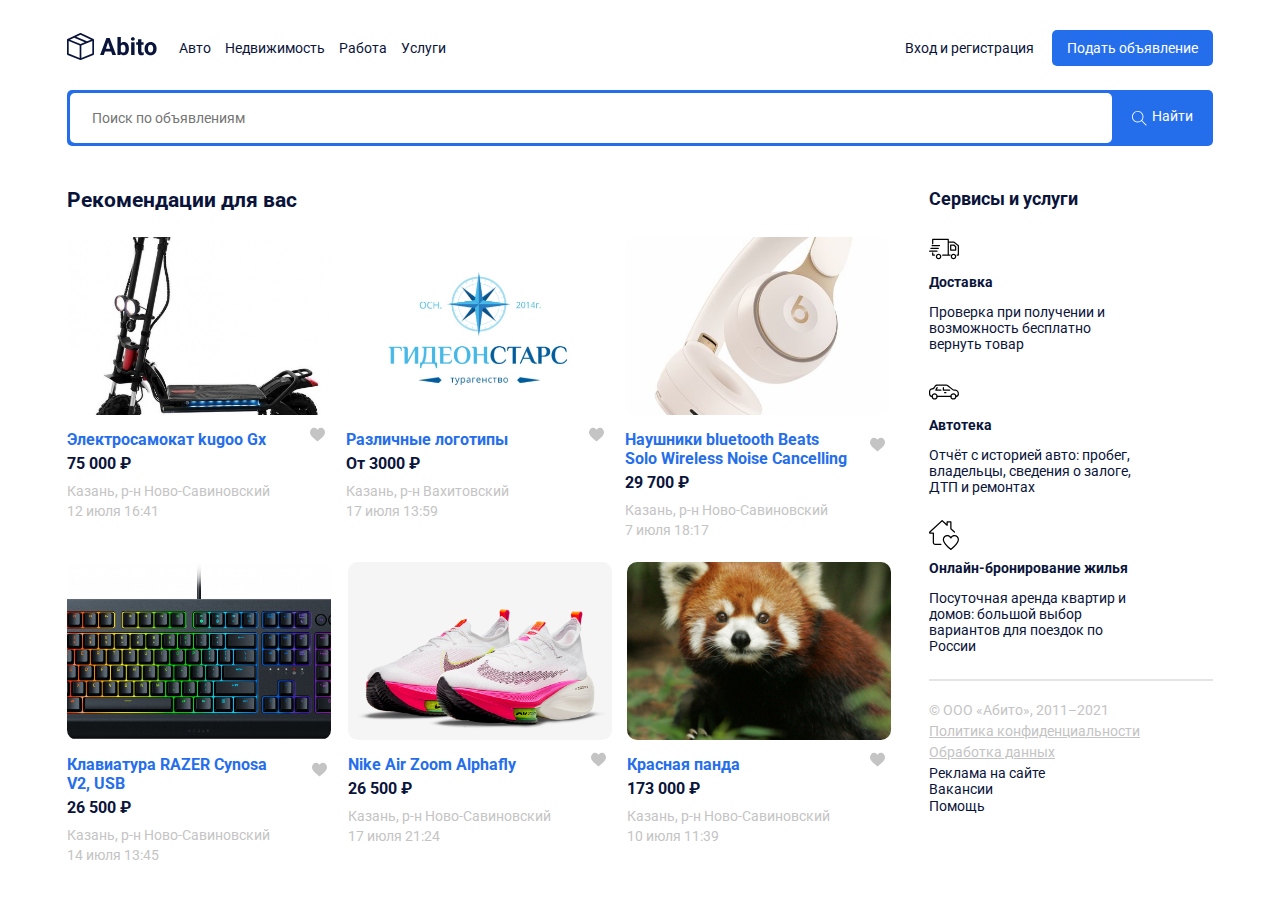
<file: index.html>
<!DOCTYPE html>
<html lang="en">
<head>
    <meta charset="UTF-8">
    <meta http-equiv="X-UA-Compatible" content="IE=edge">
    <meta name="viewport" content="width=device-width, initial-scale=1.0">
    <title>Abito</title>
    <link rel="preconnect" href="https://fonts.googleapis.com">
<link rel="preconnect" href="https://fonts.gstatic.com" crossorigin>
<link href="https://fonts.googleapis.com/css2?family=Roboto:ital,wght@0,700;1,400&display=swap" rel="stylesheet">
    <link rel="stylesheet" href="css/normalize.css"/>
    <link rel="stylesheet" href="css/style.css"/>
    
</head>
<body>
    <header class="header container">
<div class="navbar">
    <a href="/index.html" class="logo">
       <img src="img/logo.svg" alt="logo: Abito" class="logo-image">
</a>
<!--Новигация-->
<div class="navbar-panel">
    <button class="close-menu">
    <svg width="38" height="38" viewBox="0 0 38 38" fill="none" xmlns="http://www.w3.org/2000/svg">
        <path d="M1 0.5L37.5 37M1 37L37.5 0.5" stroke="black"/>
        </svg>
    </button>
    <nav class="navbar-menu">
        <ul class="menu">
          <li class="menu-item">
              <a href="#" class="menu-link">Авто</a>
          </li>
          <li class="menu-item">
            <a href="#" class="menu-link">Недвижимость</a>
        </li>
        <li class="menu-item">
            <a href="#" class="menu-link">Работа</a>
        </li>
        <li class="menu-item">
            <a href="#" class="menu-link">Услуги</a>
        </li>
        </ul>
    </nav>
    
    <div class="button-group">
        <a href="#" class="button button-link">Вход и регистрация</a>
        <a href="#" class="button button-primary">Подать объявление</a>
    </div>
</div>
<button class="menu-button">
    <svg width="30" height="30" viewBox="0 0 30 30" fill="none" xmlns="http://www.w3.org/2000/svg">
        <path d="M0.937476 9.37501H29.0624C29.58 9.37501 29.9999 8.95498 29.9999 8.43754C29.9999 7.92002 29.5799 7.50006 29.0624 7.50006H0.937476C0.419955 7.50006 0 7.92009 0 8.43754C0 8.95498 0.420033 9.37501 0.937476 9.37501Z" fill="black"/>
        <path d="M29.0624 14.0626H0.937476C0.419955 14.0626 0 14.4826 0 15C0 15.5175 0.420033 15.9375 0.937476 15.9375H29.0624C29.58 15.9375 29.9999 15.5175 29.9999 15C29.9999 14.4826 29.58 14.0626 29.0624 14.0626Z" fill="black"/>
        <path d="M29.0625 20.625H10.3125C9.79495 20.625 9.375 21.0451 9.375 21.5625C9.375 22.08 9.79503 22.5 10.3125 22.5H29.0625C29.58 22.5 29.9999 22.0799 29.9999 21.5625C30 21.045 29.58 20.625 29.0625 20.625Z" fill="black"/>
        </svg>         
</button>
</div>
<div class="search-panel">
    <input class="search-input" placeholder="Поиск по объявлениям" type="text" id="text-to-find" value="">
      <button onclick="javascript: FindOnPage('text-to-find'); return false;" value="Искать" class="search-button">
        <svg class="seach-icon" 
        width="15" 
        height="15" 
        viewBox="0 0 15 15"
        fill="none" 
        xmlns="http://www.w3.org/2000/svg">
         <path d="M14.6506 14.0012L10.0862 9.43675C10.9465 8.43352 11.4706 7.13293 11.4706 5.71058C11.4706 2.54822 8.89765 -0.0247192 5.7353 -0.0247192C4.20353 -0.0247192 2.76265 0.571751 1.67824 1.6544C0.595589 2.73793 -0.000881376 4.17881 9.77541e-07 5.71058C9.77541e-07 8.87293 2.57294 11.4459 5.7353 11.4459C7.15765 11.4459 8.45912 10.9218 9.46235 10.0615L14.0268 14.6259L14.6506 14.0012ZM5.7353 10.5635C3.06 10.5635 0.882354 8.38675 0.882354 5.71058C0.881472 4.41352 1.38618 3.19499 2.30294 2.2791C3.21882 1.36234 4.43824 0.857634 5.7353 0.857634C8.41059 0.857634 10.5882 3.0344 10.5882 5.71058C10.5882 8.38587 8.41059 10.5635 5.7353 10.5635Z" fill="white"/>
            </svg>
            
<span class="search-button-text">Найти</span>

      </button>
</div>
    </header>
<div class="page-content container">
<main class="main">
    <h2 class="page-title">Рекомендации для вас</h2>
    <div class="cards">
        
        <div class="card">
            <a href="single.html" class="card-link">
                <img src="img/3/elektrosamokat-kugoo-gx-jilong-1-1000x1000.jpg" alt="" class="card-image">
            </a>
            <div class="card-header">
              <a href="single.html" class="card-link">
                <h3 class="card-title">Электросамокат kugoo Gx</h3>
              </a>
              <button class="like">
                  <img src="img/favourite.svg" alt="like">
              </button>
            </div>
            <strong class="card-price">
                75 000 ₽
            </strong>
            <p class="card-text">Казань, р-н Ново-Савиновский</p>
            <p class="card-text">12 июля 16:41</p>
        </div>
        <div class="card">
            <a href="single2.html" class="card-link">
                <img src="img/1/2536656c-c1cb-44ae-bc73-827841b6d7eb_1024.jpeg" alt="" class="card-image">
            </a>
            <div class="card-header">
              <a href="single2.html" class="card-link">
                <h3 class="card-title">Различные логотипы</h3>
              </a>
              <button class="like">
                  <img src="img/favourite.svg" alt="like">
              </button>
            </div>
            <strong class="card-price">
                От 3000 ₽
            </strong>
            <p class="card-text">Казань, р-н Вахитовский</p>
            <p class="card-text">17 июля 13:59</p>
        </div>
        <div class="card">
            <a href="single3.html" class="card-link">
                <img src="img/2/107718e398d03385c08262596c05ee96574eaa3ce12ef862e3935b554e.jpg" alt="" class="card-image">
            </a>
            <div class="card-header">
              <a href="single3.html" class="card-link">
                <h3 class="card-title">Наушники bluetooth Beats Solo Wireless Noise Cancelling</h3>
              </a>
              <button class="like">
                  <img src="img/favourite.svg" alt="like">
              </button>
            </div>
            <strong class="card-price">
                29 700 ₽
            </strong>
            <p class="card-text">Казань, р-н Ново-Савиновский</p>
            <p class="card-text">7 июля 18:17</p>
        </div>
        <div class="card">
            <a href="single4.html" class="card-link">
                <img src="img/5/1.jpg" alt="" class="card-image">
            </a>
            <div class="card-header">
              <a href="single4.html" class="card-link">
                <h3 class="card-title">Клавиатура RAZER Cynosa V2, USB</h3>
              </a>
              <button class="like">
                  <img src="img/favourite.svg" alt="like">
              </button>
            </div>
            <strong class="card-price">
                26 500 ₽
            </strong>
            <p class="card-text">Казань, р-н Ново-Савиновский</p>
            <p class="card-text">14 июля 13:45</p>
        </div>
        <div class="card">
            <a href="single5.html" class="card-link">
                <img src="img/4/1.png" alt="" class="card-image">
            </a>
            <div class="card-header">
              <a href="single5.html" class="card-link">
                <h3 class="card-title">Nike Air Zoom Alphafly</h3>
              </a>
              <button class="like">
                  <img src="img/favourite.svg" alt="like">
              </button>
            </div>
            <strong class="card-price">
                26 500 ₽
            </strong>
            <p class="card-text">Казань, р-н Ново-Савиновский</p>
            <p class="card-text">17 июля 21:24</p>
        </div>
        <div class="card">
            <a href="single6.html" class="card-link">
                <img src="img/red-panda-pictures-8_cut-photo.ru.jpg" alt="" class="card-image">
            </a>
            <div class="card-header">
              <a href="single6.html" class="card-link">
                <h3 class="card-title">Красная панда</h3>
              </a>
              <button class="like">
                  <img src="img/favourite.svg" alt="like">
              </button>
            </div>
            <strong class="card-price">
                173 000 ₽
            </strong>
            <p class="card-text">Казань, р-н Ново-Савиновский</p>
            <p class="card-text">10 июля 11:39</p>
        </div>
    </div>
    
</main>
<aside class="sidebar">
    <h4 class="page-title">Сервисы и услуги</h4>
    <div class="service">
        <img src="img/001-delivery-truck 1.svg" alt="">
        <h5 class="service-title">Доставка</h5>
        <p class="service-text">Проверка при получении и возможность бесплатно вернуть товар</p>
    </div>
    <div class="service">
        <img src="img/002-sedan 1.svg" alt="">
        <h5 class="service-title">Автотека</h5>
        <p class="service-text">Отчёт с историей авто: пробег, владельцы, сведения о залоге, ДТП и ремонтах</p>
    </div>
    <div class="service">
        <img src="img/love 1.svg" alt="">
        <h5 class="service-title">Онлайн-бронирование жилья</h5>
        <p class="service-text">Посуточная аренда квартир и домов: большой выбор вариантов для поездок по России</p>
    </div>
    <hr color="#E5E5E5"/>
    <footer class="footer">
        <p class="footer-text">© ООО «Абито», 2011–2021</p>
       <ul class="footer-menu">
           <li class="footer-menu-item">
           <a href="" class="footer-text">Политика конфиденциальности</a>   
        </li>
        <li class="footer-menu-item">
            <a href="" class="footer-text">Обработка данных</a>   
         </li>
         <li class="footer-menu-item">
            <a href="" class="footer-link">Реклама на сайте</a>   
         </li>
         <li class="footer-menu-item">
             <a href="" class="footer-link">Вакансии</a>   
          </li>
          <li class="footer-menu-item">
            <a href="" class="footer-link">Помощь</a>   
         </li>
       </ul> 
    </footer>
</aside>
</div>
<script src="https://unpkg.com/swiper/swiper-bundle.min.js"></script>
<script src="js/main.js"></script>
</body>
</html>
</file>
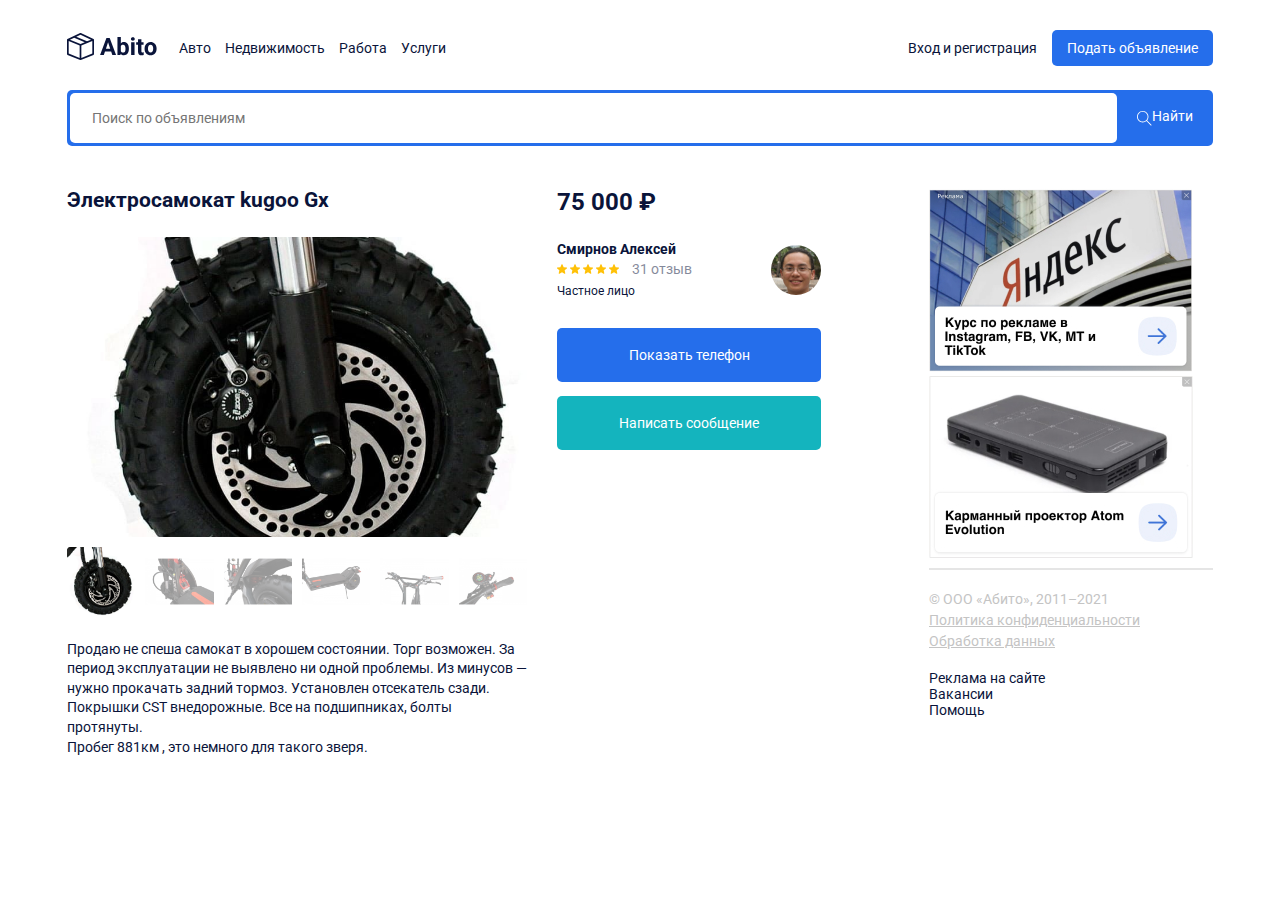
<file: single.html>
<!DOCTYPE html>
<html lang="en">
<head>
  <meta charset="UTF-8">
  <meta http-equiv="X-UA-Compatible" content="IE=edge">
  <meta name="viewport" content="width=device-width, initial-scale=1.0">
  <title>Страница объявления</title>
  <link rel="preconnect" href="https://fonts.googleapis.com">
  <link rel="preconnect" href="https://fonts.gstatic.com" crossorigin>
  <link href="https://fonts.googleapis.com/css2?family=Roboto:wght@400;700&display=swap" rel="stylesheet">
  <link rel="stylesheet" href="css/normalize.css">
  <link rel="stylesheet" href="https://unpkg.com/swiper/swiper-bundle.min.css" />
  <link rel="stylesheet" href="css/style.css">
</head>
<body>
  <header class="header container">
    <div class="navbar">
      <a href="/index.html" class="logo">
        <img src="img/logo.svg" alt="что-нибудь" class="logo-image">
      </a>
      <div class="navbar-panel">
        <button class="close-menu">
          <svg width="38" height="38" viewBox="0 0 38 38" fill="none" xmlns="http://www.w3.org/2000/svg">
              <path d="M1 0.5L37.5 37M1 37L37.5 0.5" stroke="black"/>
              </svg>
          </button>
      <nav class="navbar-menu">
        <!--меню-->
        <ul class="menu">
          <!--пункт навигации-->
          <li class="menu-item">
            <!--ссылка-->
          <a href="#" class="menu-link">Авто</a>
          </li>
          <li class="menu-item">
            <a href="#" class="menu-link">Недвижимость</a>
          </li>
          <li class="menu-item">
            <a href="#" class="menu-link">Работа</a>
          </li>
          <li class="menu-item">
            <a href="#" class="menu-link">Услуги</a>
          </li>
        </ul>
      </nav>
    
      <div class="button-group"></div>
      <a href="#" class="button button-link">Вход и регистрация</a>
      <a href="#" class="button button-primary">Подать объявление</a>
    </div>
    <button class="menu-button">
      <svg width="30" height="30" viewBox="0 0 30 30" fill="none" xmlns="http://www.w3.org/2000/svg">
        <path d="M0.937476 9.37501H29.0624C29.58 9.37501 29.9999 8.95498 29.9999 8.43754C29.9999 7.92002 29.5799 7.50006 29.0624 7.50006H0.937476C0.419955 7.50006 0 7.92009 0 8.43754C0 8.95498 0.420033 9.37501 0.937476 9.37501Z" fill="black"/>
        <path d="M29.0624 14.0626H0.937476C0.419955 14.0626 0 14.4826 0 15C0 15.5175 0.420033 15.9375 0.937476 15.9375H29.0624C29.58 15.9375 29.9999 15.5175 29.9999 15C29.9999 14.4826 29.58 14.0626 29.0624 14.0626Z" fill="black"/>
        <path d="M29.0625 20.625H10.3125C9.79495 20.625 9.375 21.0451 9.375 21.5625C9.375 22.08 9.79503 22.5 10.3125 22.5H29.0625C29.58 22.5 29.9999 22.0799 29.9999 21.5625C30 21.045 29.58 20.625 29.0625 20.625Z" fill="black"/>
        </svg>        
    </button>
    
    </div>
    <!-- /.navbar -->
    <div class="search-panel">
      <input class="search-input" placeholder="Поиск по объявлениям" type="text" id="text-to-find" value="">
  <button onclick="javascript: FindOnPage('text-to-find'); return false;" value="Искать" class="search-button">
        <svg class="search-icon" width="15" height="15" viewBox="0 0 15 15" fill="none" xmlns="http://www.w3.org/2000/svg">
          <path
            d="M14.6506 14.0012L10.0862 9.43675C10.9465 8.43352 11.4706 7.13293 11.4706 5.71058C11.4706 2.54822 8.89765 -0.0247192 5.7353 -0.0247192C4.20353 -0.0247192 2.76265 0.571751 1.67824 1.6544C0.595589 2.73793 -0.000881376 4.17881 9.77541e-07 5.71058C9.77541e-07 8.87293 2.57294 11.4459 5.7353 11.4459C7.15765 11.4459 8.45912 10.9218 9.46235 10.0615L14.0268 14.6259L14.6506 14.0012ZM5.7353 10.5635C3.06 10.5635 0.882354 8.38675 0.882354 5.71058C0.881472 4.41352 1.38618 3.19499 2.30294 2.2791C3.21882 1.36234 4.43824 0.857634 5.7353 0.857634C8.41059 0.857634 10.5882 3.0344 10.5882 5.71058C10.5882 8.38587 8.41059 10.5635 5.7353 10.5635Z"
            fill="white" />
        </svg>

        <span class="search-button-text">Найти</span> 
      </button>
    </div>
    <!-- /.search-panel -->
    </header>

<div class="class2"></div>
  <div class="page-content2 container">
  <!-- блок с объявлениями -->
  <main class="main main-single">
    <div class="content">
      <h2 class="page-title">Электросамокат kugoo Gx</h2>
      <div style="--swiper-navigation-color: #fff; --swiper-pagination-color: #fff" class="swiper-container swiper mySwiper2">
        <div class="swiper-wrapper">
          <div class="swiper-slide">
            <img src="img/3/elektrosamokat-kugoo-gx-v-pitere_cut-photo.ru.jpg" />
          </div>
          <div class="swiper-slide">
            <img src="img/3/13-1000x1000.jpg" />
          </div>
          <div class="swiper-slide">
            <img src="img/3/12-1000x1000.jpg" />
          </div>
          <div class="swiper-slide">
            <img src="img/3/11-1000x1000.jpg" />
          </div>
          <div class="swiper-slide">
            <img src="img/3/10-1000x1000.jpg" />
          </div>
          <div class="swiper-slide">
            <img src="img/3/1-1000x1000.jpg" />
          </div>
        </div>
      </div>
      <div thumbsSlider="" class="swiper-container mySwiper">
        <div class="swiper-wrapper">
          <div class="swiper-slide">
            <img src="img/3/elektrosamokat-kugoo-gx-v-pitere_cut-photo.ru.jpg" />
          </div>
          <div class="swiper-slide">
            <img src="img/3/13-1000x1000.jpg" />
          </div>
          <div class="swiper-slide">
            <img src="img/3/12-1000x1000.jpg" />
          </div>
          <div class="swiper-slide">
            <img src="img/3/11-1000x1000.jpg" />
          </div>
          <div class="swiper-slide">
            <img src="img/3/10-1000x1000.jpg" />
          </div>
          <div class="swiper-slide">
            <img src="img/3/1-1000x1000.jpg" />
          </div>
       </div>
      </div>
      <div class="content-text">
        <p>Продаю не спеша самокат в хорошем состоянии. Торг возможен. 
        За период эксплуатации не выявлено ни одной проблемы.
        Из минусов — нужно прокачать задний тормоз. 
        Установлен отсекатель сзади. Покрышки CST внедорожные. 
        Все на подшипниках, болты протянуты. <br>
        Пробег 881км , это немного для такого зверя.
        </p>
      </div>
    </div>
    <!-- content -->
    <div class="author">
      <strong class="single-price">75 000 ₽</strong>
      <div class="author-wrapper">
        <div class="author-info">
          <span class="author-name">Смирнов Алексей</span>
          <div class="rating">
            <svg width="10" height="10" viewBox="0 0 10 10" fill="none" xmlns="http://www.w3.org/2000/svg">
              <g clip-path="url(#clip0)">
                <path
                  d="M9.97393 3.83595C9.90847 3.63346 9.72887 3.48965 9.51639 3.4705L6.63011 3.20842L5.4888 0.537072C5.40465 0.341297 5.21299 0.214569 5.00005 0.214569C4.78711 0.214569 4.59545 0.341297 4.5113 0.53753L3.36999 3.20842L0.483257 3.4705C0.271154 3.4901 0.0920116 3.63346 0.0261682 3.83595C-0.0396751 4.03844 0.0211327 4.26054 0.181583 4.40054L2.36326 6.31389L1.71994 9.14775C1.67286 9.35612 1.75374 9.5715 1.92662 9.69647C2.01955 9.76361 2.12827 9.79779 2.23791 9.79779C2.33244 9.79779 2.42621 9.77231 2.51036 9.72195L5.00005 8.23396L7.48882 9.72195C7.67094 9.83152 7.90052 9.82152 8.07302 9.69647C8.24598 9.57112 8.32678 9.35566 8.27971 9.14775L7.63638 6.31389L9.81806 4.40093C9.97851 4.26054 10.0398 4.03882 9.97393 3.83595Z"
                  fill="#FFC107" />
              </g>
              <defs>
                <clipPath id="clip0">
                  <rect width="10" height="10" fill="white" />
                </clipPath>
              </defs>
            </svg>
           <svg width="10" height="10" viewBox="0 0 10 10" fill="none" xmlns="http://www.w3.org/2000/svg">
<g clip-path="url(#clip0)">
<path d="M9.97393 3.83595C9.90847 3.63346 9.72887 3.48965 9.51639 3.4705L6.63011 3.20842L5.4888 0.537072C5.40465 0.341297 5.21299 0.214569 5.00005 0.214569C4.78711 0.214569 4.59545 0.341297 4.5113 0.53753L3.36999 3.20842L0.483257 3.4705C0.271154 3.4901 0.0920116 3.63346 0.0261682 3.83595C-0.0396751 4.03844 0.0211327 4.26054 0.181583 4.40054L2.36326 6.31389L1.71994 9.14775C1.67286 9.35612 1.75374 9.5715 1.92662 9.69647C2.01955 9.76361 2.12827 9.79779 2.23791 9.79779C2.33244 9.79779 2.42621 9.77231 2.51036 9.72195L5.00005 8.23396L7.48882 9.72195C7.67094 9.83152 7.90052 9.82152 8.07302 9.69647C8.24598 9.57112 8.32678 9.35566 8.27971 9.14775L7.63638 6.31389L9.81806 4.40093C9.97851 4.26054 10.0398 4.03882 9.97393 3.83595Z" fill="#FFC107"/>
</g>
<defs>
<clipPath id="clip0">
<rect width="10" height="10" fill="white"/>
</clipPath>
</defs>
</svg>
<svg width="10" height="10" viewBox="0 0 10 10" fill="none" xmlns="http://www.w3.org/2000/svg">
  <g clip-path="url(#clip0)">
    <path
      d="M9.97393 3.83595C9.90847 3.63346 9.72887 3.48965 9.51639 3.4705L6.63011 3.20842L5.4888 0.537072C5.40465 0.341297 5.21299 0.214569 5.00005 0.214569C4.78711 0.214569 4.59545 0.341297 4.5113 0.53753L3.36999 3.20842L0.483257 3.4705C0.271154 3.4901 0.0920116 3.63346 0.0261682 3.83595C-0.0396751 4.03844 0.0211327 4.26054 0.181583 4.40054L2.36326 6.31389L1.71994 9.14775C1.67286 9.35612 1.75374 9.5715 1.92662 9.69647C2.01955 9.76361 2.12827 9.79779 2.23791 9.79779C2.33244 9.79779 2.42621 9.77231 2.51036 9.72195L5.00005 8.23396L7.48882 9.72195C7.67094 9.83152 7.90052 9.82152 8.07302 9.69647C8.24598 9.57112 8.32678 9.35566 8.27971 9.14775L7.63638 6.31389L9.81806 4.40093C9.97851 4.26054 10.0398 4.03882 9.97393 3.83595Z"
      fill="#FFC107" />
  </g>
  <defs>
    <clipPath id="clip0">
      <rect width="10" height="10" fill="white" />
    </clipPath>
  </defs>
</svg>
<svg width="10" height="10" viewBox="0 0 10 10" fill="none" xmlns="http://www.w3.org/2000/svg">
  <g clip-path="url(#clip0)">
    <path
      d="M9.97393 3.83595C9.90847 3.63346 9.72887 3.48965 9.51639 3.4705L6.63011 3.20842L5.4888 0.537072C5.40465 0.341297 5.21299 0.214569 5.00005 0.214569C4.78711 0.214569 4.59545 0.341297 4.5113 0.53753L3.36999 3.20842L0.483257 3.4705C0.271154 3.4901 0.0920116 3.63346 0.0261682 3.83595C-0.0396751 4.03844 0.0211327 4.26054 0.181583 4.40054L2.36326 6.31389L1.71994 9.14775C1.67286 9.35612 1.75374 9.5715 1.92662 9.69647C2.01955 9.76361 2.12827 9.79779 2.23791 9.79779C2.33244 9.79779 2.42621 9.77231 2.51036 9.72195L5.00005 8.23396L7.48882 9.72195C7.67094 9.83152 7.90052 9.82152 8.07302 9.69647C8.24598 9.57112 8.32678 9.35566 8.27971 9.14775L7.63638 6.31389L9.81806 4.40093C9.97851 4.26054 10.0398 4.03882 9.97393 3.83595Z"
      fill="#FFC107" />
  </g>
  <defs>
    <clipPath id="clip0">
      <rect width="10" height="10" fill="white" />
    </clipPath>
  </defs>
</svg>
<svg width="10" height="10" viewBox="0 0 10 10" fill="none" xmlns="http://www.w3.org/2000/svg">
  <g clip-path="url(#clip0)">
    <path
      d="M9.97393 3.83595C9.90847 3.63346 9.72887 3.48965 9.51639 3.4705L6.63011 3.20842L5.4888 0.537072C5.40465 0.341297 5.21299 0.214569 5.00005 0.214569C4.78711 0.214569 4.59545 0.341297 4.5113 0.53753L3.36999 3.20842L0.483257 3.4705C0.271154 3.4901 0.0920116 3.63346 0.0261682 3.83595C-0.0396751 4.03844 0.0211327 4.26054 0.181583 4.40054L2.36326 6.31389L1.71994 9.14775C1.67286 9.35612 1.75374 9.5715 1.92662 9.69647C2.01955 9.76361 2.12827 9.79779 2.23791 9.79779C2.33244 9.79779 2.42621 9.77231 2.51036 9.72195L5.00005 8.23396L7.48882 9.72195C7.67094 9.83152 7.90052 9.82152 8.07302 9.69647C8.24598 9.57112 8.32678 9.35566 8.27971 9.14775L7.63638 6.31389L9.81806 4.40093C9.97851 4.26054 10.0398 4.03882 9.97393 3.83595Z"
      fill="#FFC107" />
  </g>
  <defs>
    <clipPath id="clip0">
      <rect width="10" height="10" fill="white" />
    </clipPath>
  </defs>
</svg>
            <span class="rating-counter">31 отзыв</span>
          </div>
          <span class="author-status">Частное лицо</span>
        </div>
        <img src="img/image 3.jpg" alt="" class="author-avatar">
      </div>
      <div class="button-group">
        <input type="button" id="show_button" class=" btn button button-block button-primary"  value="Показать телефон" />
        <button class="button button-block button-success">Написать сообщение</button>
      </div>
    </div>
    <!-- author -->
  </main>
  <!-- сайдбар -->
  <aside class="sidebar">
    <a href="#">
      <img src="img/image 1 (1).jpg" alt="">
    </a>
    <a href="#">
      <img src="img/image 2.jpg" alt="">
    </a>
    <hr color="#E5E5E5">
    <footer class="footer">
     <p class="footer-text">© ООО «Абито», 2011–2021</p>
     <ul class="footer-menu">
      <li class="footer-menu-item">
        <a href="#" class="footer-text">Политика конфиденциальности</a>
      </li>
      <li class="footer-menu-item">
        <a href="#" class="footer-text">Обработка данных</a>
      </li>
     </ul>
    <ul class="footer-menu">
      <li class="footer-menu-item">
        <a href="#" class="footer-link">Реклама на сайте</a>
      </li>
      <li class="footer-menu-item">
        <a href="#" class="footer-link">Вакансии</a>
      </li>
      <li class="footer-menu-item">
        <a href="#" class="footer-link">Помощь</a>
      </li>
    </ul>
    </footer>
  </aside>
    </div>
  </div>   
    <!-- page-content -->
    <script src="https://ajax.googleapis.com/ajax/libs/jquery/2.2.0/jquery.min.js"></script>
    <script src="https://unpkg.com/swiper/swiper-bundle.min.js"></script>
    <script src="js/main.js"></script>

</body>
</html>
</file>
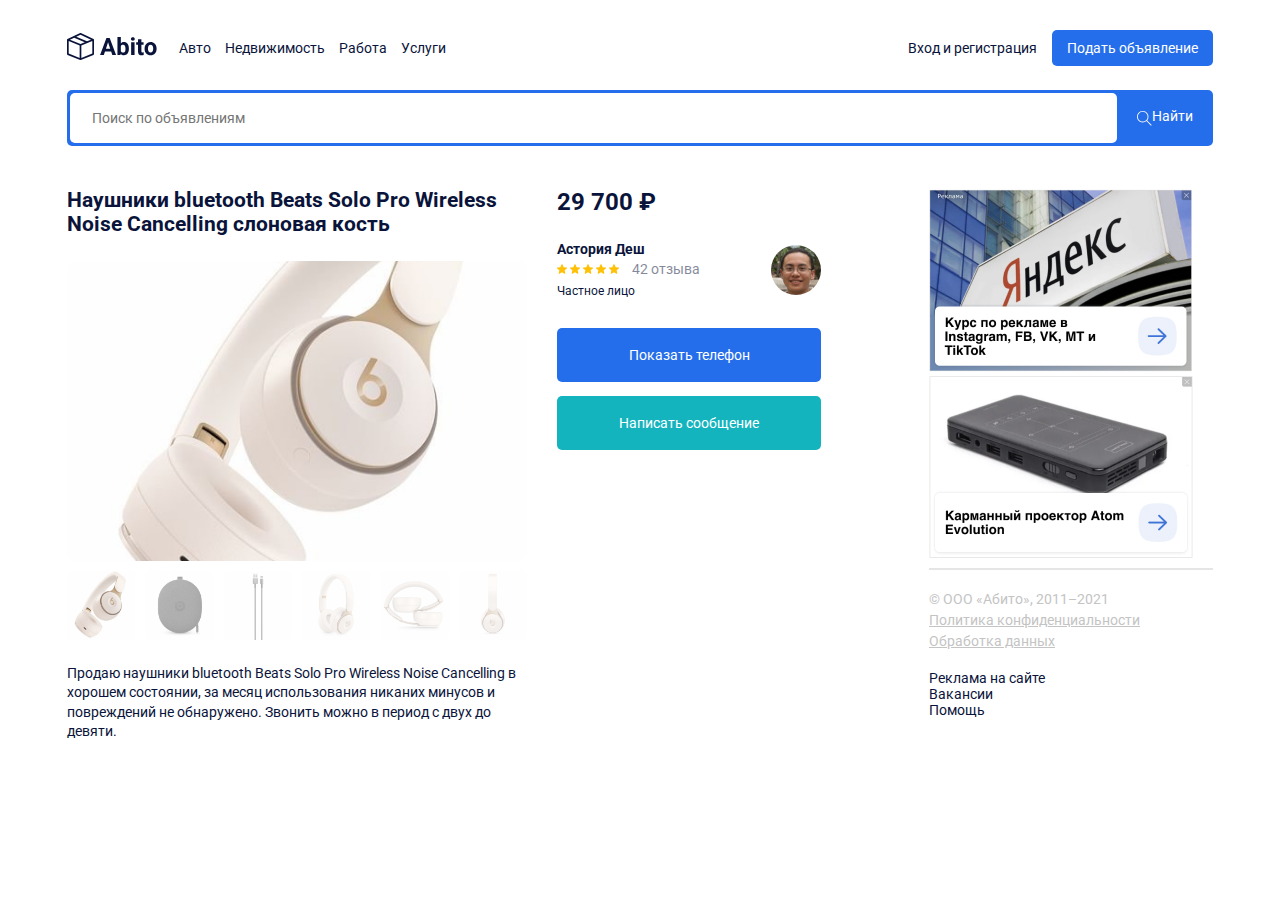
<file: single3.html>
<!DOCTYPE html>
<html lang="en">
<head>
  <meta charset="UTF-8">
  <meta http-equiv="X-UA-Compatible" content="IE=edge">
  <meta name="viewport" content="width=device-width, initial-scale=1.0">
  <title>Страница объявления</title>
  <link rel="preconnect" href="https://fonts.googleapis.com">
  <link rel="preconnect" href="https://fonts.gstatic.com" crossorigin>
  <link href="https://fonts.googleapis.com/css2?family=Roboto:wght@400;700&display=swap" rel="stylesheet">
  <link rel="stylesheet" href="css/normalize.css">
  <link rel="stylesheet" href="https://unpkg.com/swiper/swiper-bundle.min.css" />
  <link rel="stylesheet" href="css/style.css">
</head>
<body>
  <header class="header container">
    <div class="navbar">
      <a href="/index.html" class="logo">
        <img src="img/logo.svg" alt="что-нибудь" class="logo-image">
      </a>
      <div class="navbar-panel">
        <button class="close-menu">
          <svg width="38" height="38" viewBox="0 0 38 38" fill="none" xmlns="http://www.w3.org/2000/svg">
              <path d="M1 0.5L37.5 37M1 37L37.5 0.5" stroke="black"/>
              </svg>
          </button>
      <nav class="navbar-menu">
        <!--меню-->
        <ul class="menu">
          <!--пункт навигации-->
          <li class="menu-item">
            <!--ссылка-->
          <a href="#" class="menu-link">Авто</a>
          </li>
          <li class="menu-item">
            <a href="#" class="menu-link">Недвижимость</a>
          </li>
          <li class="menu-item">
            <a href="#" class="menu-link">Работа</a>
          </li>
          <li class="menu-item">
            <a href="#" class="menu-link">Услуги</a>
          </li>
        </ul>
      </nav>
    
      <div class="button-group"></div>
      <a href="#" class="button button-link">Вход и регистрация</a>
      <a href="#" class="button button-primary">Подать объявление</a>
    </div>
    <button class="menu-button">
      <svg width="30" height="30" viewBox="0 0 30 30" fill="none" xmlns="http://www.w3.org/2000/svg">
        <path d="M0.937476 9.37501H29.0624C29.58 9.37501 29.9999 8.95498 29.9999 8.43754C29.9999 7.92002 29.5799 7.50006 29.0624 7.50006H0.937476C0.419955 7.50006 0 7.92009 0 8.43754C0 8.95498 0.420033 9.37501 0.937476 9.37501Z" fill="black"/>
        <path d="M29.0624 14.0626H0.937476C0.419955 14.0626 0 14.4826 0 15C0 15.5175 0.420033 15.9375 0.937476 15.9375H29.0624C29.58 15.9375 29.9999 15.5175 29.9999 15C29.9999 14.4826 29.58 14.0626 29.0624 14.0626Z" fill="black"/>
        <path d="M29.0625 20.625H10.3125C9.79495 20.625 9.375 21.0451 9.375 21.5625C9.375 22.08 9.79503 22.5 10.3125 22.5H29.0625C29.58 22.5 29.9999 22.0799 29.9999 21.5625C30 21.045 29.58 20.625 29.0625 20.625Z" fill="black"/>
        </svg>        
    </button>
    
    </div>
    <!-- /.navbar -->
    <div class="search-panel">
      <input class="search-input" placeholder="Поиск по объявлениям" type="text" id="text-to-find" value="">
        <button onclick="javascript: FindOnPage('text-to-find'); return false;" value="Искать" class="search-button">
        <svg class="search-icon" width="15" height="15" viewBox="0 0 15 15" fill="none" xmlns="http://www.w3.org/2000/svg">
          <path
            d="M14.6506 14.0012L10.0862 9.43675C10.9465 8.43352 11.4706 7.13293 11.4706 5.71058C11.4706 2.54822 8.89765 -0.0247192 5.7353 -0.0247192C4.20353 -0.0247192 2.76265 0.571751 1.67824 1.6544C0.595589 2.73793 -0.000881376 4.17881 9.77541e-07 5.71058C9.77541e-07 8.87293 2.57294 11.4459 5.7353 11.4459C7.15765 11.4459 8.45912 10.9218 9.46235 10.0615L14.0268 14.6259L14.6506 14.0012ZM5.7353 10.5635C3.06 10.5635 0.882354 8.38675 0.882354 5.71058C0.881472 4.41352 1.38618 3.19499 2.30294 2.2791C3.21882 1.36234 4.43824 0.857634 5.7353 0.857634C8.41059 0.857634 10.5882 3.0344 10.5882 5.71058C10.5882 8.38587 8.41059 10.5635 5.7353 10.5635Z"
            fill="white" />
        </svg>

        <span class="search-button-text">Найти</span> 
      </button>
    </div>
    <!-- /.search-panel -->
    </header>

<div class="class2"></div>
  <div class="page-content2 container">
  <!-- блок с объявлениями -->
  <main class="main main-single">
    <div class="content">
      <h2 class="page-title">Наушники bluetooth Beats Solo Pro Wireless Noise Cancelling слоновая кость</h2>
      <div style="--swiper-navigation-color: #fff; --swiper-pagination-color: #fff" class="swiper-container swiper mySwiper2">
        <div class="swiper-wrapper">
          <div class="swiper-slide">
            <img src="img/2/107718e398d03385c08262596c05ee96574eaa3ce12ef862e3935b554e.jpg" />
          </div>
          <div class="swiper-slide">
            <img src="img/2/507386839fc2d0e4770b40b98ea67adb7779edcda6ce5d300a27c47a6a.jpg" />
          </div>
          <div class="swiper-slide">
            <img src="img/2/5acd0b99fc3244d6f1d04ffa1712f4168794b6c1b5d3f81a169c000bef.jpg" />
          </div>
          <div class="swiper-slide">
            <img src="img/2/9969e5d538e723a70912e8fe2fc46b57d3ddec16edc60ba6ac6c27c38c.jpg" />
          </div>
          <div class="swiper-slide">
            <img src="img/2/bfe69db7ec5261260eadf08f9f7485fecba6dca0e0757c44c62b4b694e.jpg" />
          </div>
          <div class="swiper-slide">
            <img src="img/2/f74cb2a12604bd719a409a572136b2b52d81355d0b6487565e3ad5ac45.jpg" />
          </div>
        </div>
      </div>
      <div thumbsSlider="" class="swiper-container mySwiper">
        <div class="swiper-wrapper">
          <div class="swiper-slide">
            <img src="img/2/107718e398d03385c08262596c05ee96574eaa3ce12ef862e3935b554e.jpg"/>
          </div>
          <div class="swiper-slide">
            <img src="img/2/507386839fc2d0e4770b40b98ea67adb7779edcda6ce5d300a27c47a6a.jpg" />
          </div>
          <div class="swiper-slide">
            <img src="img/2/5acd0b99fc3244d6f1d04ffa1712f4168794b6c1b5d3f81a169c000bef.jpg" />
          </div>
          <div class="swiper-slide">
            <img src="img/2/9969e5d538e723a70912e8fe2fc46b57d3ddec16edc60ba6ac6c27c38c.jpg" />
          </div>
          <div class="swiper-slide">
            <img src="img/2/bfe69db7ec5261260eadf08f9f7485fecba6dca0e0757c44c62b4b694e.jpg" />
          </div>
          <div class="swiper-slide">
            <img src="img/2/f74cb2a12604bd719a409a572136b2b52d81355d0b6487565e3ad5ac45.jpg" />
          </div>
        </div>
      </div>
      <div class="content-text">
        <p> Продаю наушники  bluetooth Beats Solo Pro Wireless Noise Cancelling в хорошем состоянии, за месяц использования никаних минусов и повреждений не обнаружено. Звонить можно в период с двух до девяти.
        </p>
      </div>
    </div>
    <!-- content -->
    <div class="author">
      <strong class="single-price">29 700 ₽</strong>
      <div class="author-wrapper">
        <div class="author-info">
          <span class="author-name">Астория Деш</span>
          <div class="rating">
            <svg width="10" height="10" viewBox="0 0 10 10" fill="none" xmlns="http://www.w3.org/2000/svg">
              <g clip-path="url(#clip0)">
                <path
                  d="M9.97393 3.83595C9.90847 3.63346 9.72887 3.48965 9.51639 3.4705L6.63011 3.20842L5.4888 0.537072C5.40465 0.341297 5.21299 0.214569 5.00005 0.214569C4.78711 0.214569 4.59545 0.341297 4.5113 0.53753L3.36999 3.20842L0.483257 3.4705C0.271154 3.4901 0.0920116 3.63346 0.0261682 3.83595C-0.0396751 4.03844 0.0211327 4.26054 0.181583 4.40054L2.36326 6.31389L1.71994 9.14775C1.67286 9.35612 1.75374 9.5715 1.92662 9.69647C2.01955 9.76361 2.12827 9.79779 2.23791 9.79779C2.33244 9.79779 2.42621 9.77231 2.51036 9.72195L5.00005 8.23396L7.48882 9.72195C7.67094 9.83152 7.90052 9.82152 8.07302 9.69647C8.24598 9.57112 8.32678 9.35566 8.27971 9.14775L7.63638 6.31389L9.81806 4.40093C9.97851 4.26054 10.0398 4.03882 9.97393 3.83595Z"
                  fill="#FFC107" />
              </g>
              <defs>
                <clipPath id="clip0">
                  <rect width="10" height="10" fill="white" />
                </clipPath>
              </defs>
            </svg>
           <svg width="10" height="10" viewBox="0 0 10 10" fill="none" xmlns="http://www.w3.org/2000/svg">
<g clip-path="url(#clip0)">
<path d="M9.97393 3.83595C9.90847 3.63346 9.72887 3.48965 9.51639 3.4705L6.63011 3.20842L5.4888 0.537072C5.40465 0.341297 5.21299 0.214569 5.00005 0.214569C4.78711 0.214569 4.59545 0.341297 4.5113 0.53753L3.36999 3.20842L0.483257 3.4705C0.271154 3.4901 0.0920116 3.63346 0.0261682 3.83595C-0.0396751 4.03844 0.0211327 4.26054 0.181583 4.40054L2.36326 6.31389L1.71994 9.14775C1.67286 9.35612 1.75374 9.5715 1.92662 9.69647C2.01955 9.76361 2.12827 9.79779 2.23791 9.79779C2.33244 9.79779 2.42621 9.77231 2.51036 9.72195L5.00005 8.23396L7.48882 9.72195C7.67094 9.83152 7.90052 9.82152 8.07302 9.69647C8.24598 9.57112 8.32678 9.35566 8.27971 9.14775L7.63638 6.31389L9.81806 4.40093C9.97851 4.26054 10.0398 4.03882 9.97393 3.83595Z" fill="#FFC107"/>
</g>
<defs>
<clipPath id="clip0">
<rect width="10" height="10" fill="white"/>
</clipPath>
</defs>
</svg>
<svg width="10" height="10" viewBox="0 0 10 10" fill="none" xmlns="http://www.w3.org/2000/svg">
  <g clip-path="url(#clip0)">
    <path
      d="M9.97393 3.83595C9.90847 3.63346 9.72887 3.48965 9.51639 3.4705L6.63011 3.20842L5.4888 0.537072C5.40465 0.341297 5.21299 0.214569 5.00005 0.214569C4.78711 0.214569 4.59545 0.341297 4.5113 0.53753L3.36999 3.20842L0.483257 3.4705C0.271154 3.4901 0.0920116 3.63346 0.0261682 3.83595C-0.0396751 4.03844 0.0211327 4.26054 0.181583 4.40054L2.36326 6.31389L1.71994 9.14775C1.67286 9.35612 1.75374 9.5715 1.92662 9.69647C2.01955 9.76361 2.12827 9.79779 2.23791 9.79779C2.33244 9.79779 2.42621 9.77231 2.51036 9.72195L5.00005 8.23396L7.48882 9.72195C7.67094 9.83152 7.90052 9.82152 8.07302 9.69647C8.24598 9.57112 8.32678 9.35566 8.27971 9.14775L7.63638 6.31389L9.81806 4.40093C9.97851 4.26054 10.0398 4.03882 9.97393 3.83595Z"
      fill="#FFC107" />
  </g>
  <defs>
    <clipPath id="clip0">
      <rect width="10" height="10" fill="white" />
    </clipPath>
  </defs>
</svg>
<svg width="10" height="10" viewBox="0 0 10 10" fill="none" xmlns="http://www.w3.org/2000/svg">
  <g clip-path="url(#clip0)">
    <path
      d="M9.97393 3.83595C9.90847 3.63346 9.72887 3.48965 9.51639 3.4705L6.63011 3.20842L5.4888 0.537072C5.40465 0.341297 5.21299 0.214569 5.00005 0.214569C4.78711 0.214569 4.59545 0.341297 4.5113 0.53753L3.36999 3.20842L0.483257 3.4705C0.271154 3.4901 0.0920116 3.63346 0.0261682 3.83595C-0.0396751 4.03844 0.0211327 4.26054 0.181583 4.40054L2.36326 6.31389L1.71994 9.14775C1.67286 9.35612 1.75374 9.5715 1.92662 9.69647C2.01955 9.76361 2.12827 9.79779 2.23791 9.79779C2.33244 9.79779 2.42621 9.77231 2.51036 9.72195L5.00005 8.23396L7.48882 9.72195C7.67094 9.83152 7.90052 9.82152 8.07302 9.69647C8.24598 9.57112 8.32678 9.35566 8.27971 9.14775L7.63638 6.31389L9.81806 4.40093C9.97851 4.26054 10.0398 4.03882 9.97393 3.83595Z"
      fill="#FFC107" />
  </g>
  <defs>
    <clipPath id="clip0">
      <rect width="10" height="10" fill="white" />
    </clipPath>
  </defs>
</svg>
<svg width="10" height="10" viewBox="0 0 10 10" fill="none" xmlns="http://www.w3.org/2000/svg">
  <g clip-path="url(#clip0)">
    <path
      d="M9.97393 3.83595C9.90847 3.63346 9.72887 3.48965 9.51639 3.4705L6.63011 3.20842L5.4888 0.537072C5.40465 0.341297 5.21299 0.214569 5.00005 0.214569C4.78711 0.214569 4.59545 0.341297 4.5113 0.53753L3.36999 3.20842L0.483257 3.4705C0.271154 3.4901 0.0920116 3.63346 0.0261682 3.83595C-0.0396751 4.03844 0.0211327 4.26054 0.181583 4.40054L2.36326 6.31389L1.71994 9.14775C1.67286 9.35612 1.75374 9.5715 1.92662 9.69647C2.01955 9.76361 2.12827 9.79779 2.23791 9.79779C2.33244 9.79779 2.42621 9.77231 2.51036 9.72195L5.00005 8.23396L7.48882 9.72195C7.67094 9.83152 7.90052 9.82152 8.07302 9.69647C8.24598 9.57112 8.32678 9.35566 8.27971 9.14775L7.63638 6.31389L9.81806 4.40093C9.97851 4.26054 10.0398 4.03882 9.97393 3.83595Z"
      fill="#FFC107" />
  </g>
  <defs>
    <clipPath id="clip0">
      <rect width="10" height="10" fill="white" />
    </clipPath>
  </defs>
</svg>
            <span class="rating-counter">42 отзыва</span>
          </div>
          <span class="author-status">Частное лицо</span>
        </div>
        <img src="img/image 3.jpg" alt="" class="author-avatar">
      </div>
      <div class="button-group">
        <input type="button" id="show_button_3" class=" btn button button-block button-primary"  value="Показать телефон" />
        <button class="button button-block button-success">Написать сообщение</button>
      </div>
    </div>
    <!-- author -->
  </main>
  <!-- сайдбар -->
  <aside class="sidebar">
    <a href="#">
      <img src="img/image 1 (1).jpg" alt="">
    </a>
    <a href="#">
      <img src="img/image 2.jpg" alt="">
    </a>
    <hr color="#E5E5E5">
    <footer class="footer">
     <p class="footer-text">© ООО «Абито», 2011–2021</p>
     <ul class="footer-menu">
      <li class="footer-menu-item">
        <a href="#" class="footer-text">Политика конфиденциальности</a>
      </li>
      <li class="footer-menu-item">
        <a href="#" class="footer-text">Обработка данных</a>
      </li>
     </ul>
    <ul class="footer-menu">
      <li class="footer-menu-item">
        <a href="#" class="footer-link">Реклама на сайте</a>
      </li>
      <li class="footer-menu-item">
        <a href="#" class="footer-link">Вакансии</a>
      </li>
      <li class="footer-menu-item">
        <a href="#" class="footer-link">Помощь</a>
      </li>
    </ul>
    </footer>
  </aside>
    </div>
  </div>   
    <!-- page-content -->
    <script src="https://ajax.googleapis.com/ajax/libs/jquery/2.2.0/jquery.min.js"></script>
    <script src="https://unpkg.com/swiper/swiper-bundle.min.js"></script>
    <script src="js/main.js"></script>

</body>
</html>
</file>
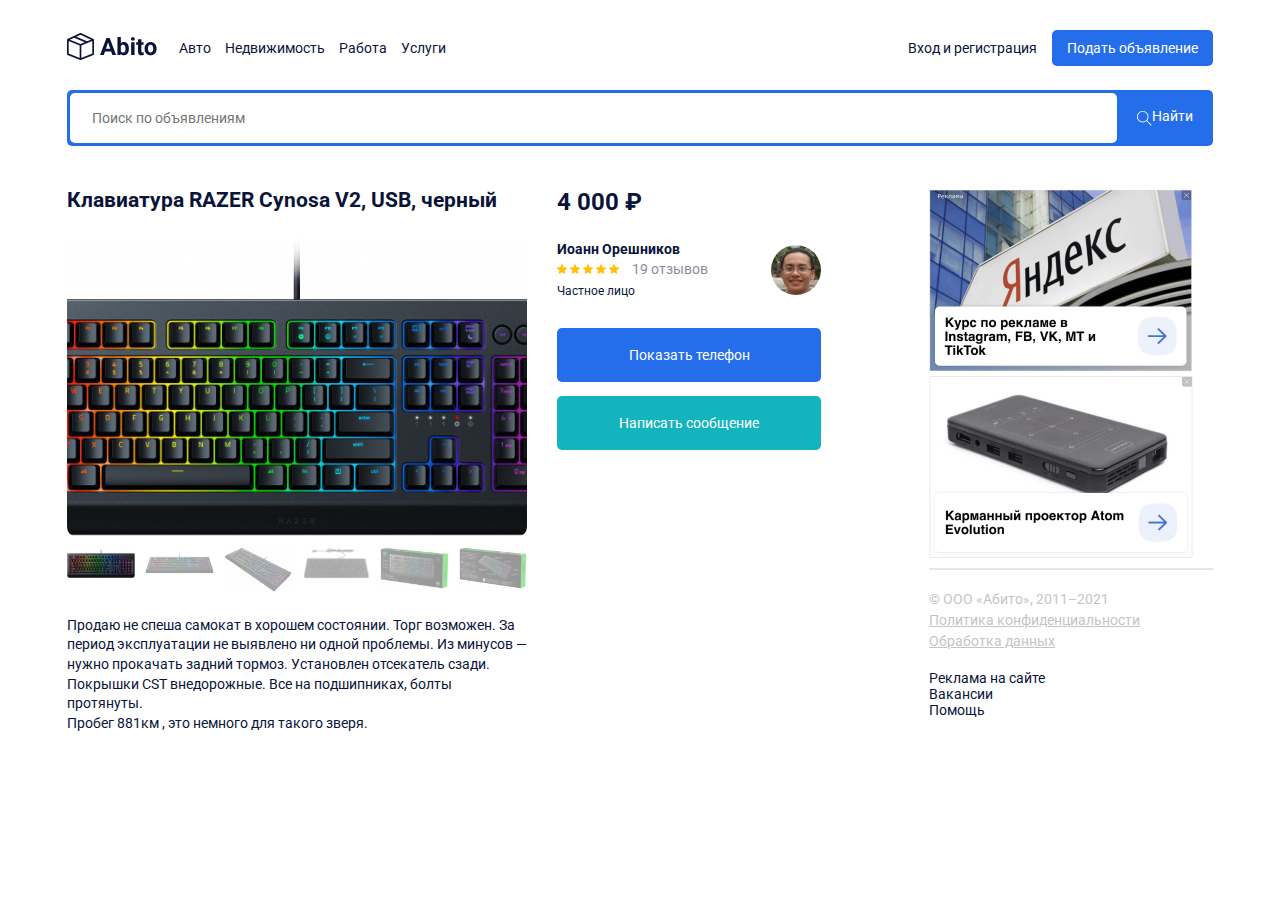
<file: single4.html>
<!DOCTYPE html>
<html lang="en">
<head>
  <meta charset="UTF-8">
  <meta http-equiv="X-UA-Compatible" content="IE=edge">
  <meta name="viewport" content="width=device-width, initial-scale=1.0">
  <title>Страница объявления</title>
  <link rel="preconnect" href="https://fonts.googleapis.com">
  <link rel="preconnect" href="https://fonts.gstatic.com" crossorigin>
  <link href="https://fonts.googleapis.com/css2?family=Roboto:wght@400;700&display=swap" rel="stylesheet">
  <link rel="stylesheet" href="css/normalize.css">
  <link rel="stylesheet" href="https://unpkg.com/swiper/swiper-bundle.min.css" />
  <link rel="stylesheet" href="css/style.css">
</head>
<body>
  <header class="header container">
    <div class="navbar">
      <a href="/index.html" class="logo">
        <img src="img/logo.svg" alt="что-нибудь" class="logo-image">
      </a>
      <div class="navbar-panel">
        <button class="close-menu">
          <svg width="38" height="38" viewBox="0 0 38 38" fill="none" xmlns="http://www.w3.org/2000/svg">
              <path d="M1 0.5L37.5 37M1 37L37.5 0.5" stroke="black"/>
              </svg>
          </button>
      <nav class="navbar-menu">
        <!--меню-->
        <ul class="menu">
          <!--пункт навигации-->
          <li class="menu-item">
            <!--ссылка-->
          <a href="#" class="menu-link">Авто</a>
          </li>
          <li class="menu-item">
            <a href="#" class="menu-link">Недвижимость</a>
          </li>
          <li class="menu-item">
            <a href="#" class="menu-link">Работа</a>
          </li>
          <li class="menu-item">
            <a href="#" class="menu-link">Услуги</a>
          </li>
        </ul>
      </nav>
    
      <div class="button-group"></div>
      <a href="#" class="button button-link">Вход и регистрация</a>
      <a href="#" class="button button-primary">Подать объявление</a>
    </div>
    <button class="menu-button">
      <svg width="30" height="30" viewBox="0 0 30 30" fill="none" xmlns="http://www.w3.org/2000/svg">
        <path d="M0.937476 9.37501H29.0624C29.58 9.37501 29.9999 8.95498 29.9999 8.43754C29.9999 7.92002 29.5799 7.50006 29.0624 7.50006H0.937476C0.419955 7.50006 0 7.92009 0 8.43754C0 8.95498 0.420033 9.37501 0.937476 9.37501Z" fill="black"/>
        <path d="M29.0624 14.0626H0.937476C0.419955 14.0626 0 14.4826 0 15C0 15.5175 0.420033 15.9375 0.937476 15.9375H29.0624C29.58 15.9375 29.9999 15.5175 29.9999 15C29.9999 14.4826 29.58 14.0626 29.0624 14.0626Z" fill="black"/>
        <path d="M29.0625 20.625H10.3125C9.79495 20.625 9.375 21.0451 9.375 21.5625C9.375 22.08 9.79503 22.5 10.3125 22.5H29.0625C29.58 22.5 29.9999 22.0799 29.9999 21.5625C30 21.045 29.58 20.625 29.0625 20.625Z" fill="black"/>
        </svg>        
    </button>
    
    </div>
    <!-- /.navbar -->
    <div class="search-panel">
      <input class="search-input" placeholder="Поиск по объявлениям" type="text" id="text-to-find" value="">
        <button onclick="javascript: FindOnPage('text-to-find'); return false;" value="Искать" class="search-button">
        <svg class="search-icon" width="15" height="15" viewBox="0 0 15 15" fill="none" xmlns="http://www.w3.org/2000/svg">
          <path
            d="M14.6506 14.0012L10.0862 9.43675C10.9465 8.43352 11.4706 7.13293 11.4706 5.71058C11.4706 2.54822 8.89765 -0.0247192 5.7353 -0.0247192C4.20353 -0.0247192 2.76265 0.571751 1.67824 1.6544C0.595589 2.73793 -0.000881376 4.17881 9.77541e-07 5.71058C9.77541e-07 8.87293 2.57294 11.4459 5.7353 11.4459C7.15765 11.4459 8.45912 10.9218 9.46235 10.0615L14.0268 14.6259L14.6506 14.0012ZM5.7353 10.5635C3.06 10.5635 0.882354 8.38675 0.882354 5.71058C0.881472 4.41352 1.38618 3.19499 2.30294 2.2791C3.21882 1.36234 4.43824 0.857634 5.7353 0.857634C8.41059 0.857634 10.5882 3.0344 10.5882 5.71058C10.5882 8.38587 8.41059 10.5635 5.7353 10.5635Z"
            fill="white" />
        </svg>

        <span class="search-button-text">Найти</span> 
      </button>
    </div>
    <!-- /.search-panel -->
    </header>

<div class="class2"></div>
  <div class="page-content2 container">
  <!-- блок с объявлениями -->
  <main class="main main-single">
    <div class="content">
      <h2 class="page-title">Клавиатура RAZER Cynosa V2, USB, черный</h2>
      <div style="--swiper-navigation-color: #fff; --swiper-pagination-color: #fff" class="swiper-container swiper mySwiper2">
        <div class="swiper-wrapper">
          <div class="swiper-slide">
            <img src="img/5/1.jpg" />
          </div>
          <div class="swiper-slide">
            <img src="img/5/2.jpg" />
          </div>
          <div class="swiper-slide">
            <img src="img/5/3.jpg" />
          </div>
          <div class="swiper-slide">
            <img src="img/5/4.jpg" />
          </div>
          <div class="swiper-slide">
            <img src="img/5/5.jpg" />
          </div>
          <div class="swiper-slide">
            <img src="img/5/6.jpg" />
          </div>
        </div>
      </div>
      <div thumbsSlider="" class="swiper-container swiper mySwiper">
        <div class="swiper-wrapper">
          <div class="swiper-slide">
            <img src="img/5/1.jpg" />
          </div>
          <div class="swiper-slide">
            <img src="img/5/2.jpg" />
          </div>
          <div class="swiper-slide">
            <img src="img/5/3.jpg" />
          </div>
          <div class="swiper-slide">
            <img src="img/5/4.jpg" />
          </div>
          <div class="swiper-slide">
            <img src="img/5/5.jpg" />
          </div>
          <div class="swiper-slide">
            <img src="img/5/6.jpg" />
          </div>
        </div>
      </div>
      <div class="content-text">
        <p>Продаю не спеша самокат в хорошем состоянии. Торг возможен. 
        За период эксплуатации не выявлено ни одной проблемы.
        Из минусов — нужно прокачать задний тормоз. 
        Установлен отсекатель сзади. Покрышки CST внедорожные. 
        Все на подшипниках, болты протянуты. <br>
        Пробег 881км , это немного для такого зверя.
        </p>
      </div>
    </div>
    <!-- content -->
    <div class="author">
      <strong class="single-price">4 000 ₽</strong>
      <div class="author-wrapper">
        <div class="author-info">
          <span class="author-name">Иоанн Орешников</span>
          <div class="rating">
            <svg width="10" height="10" viewBox="0 0 10 10" fill="none" xmlns="http://www.w3.org/2000/svg">
              <g clip-path="url(#clip0)">
                <path
                  d="M9.97393 3.83595C9.90847 3.63346 9.72887 3.48965 9.51639 3.4705L6.63011 3.20842L5.4888 0.537072C5.40465 0.341297 5.21299 0.214569 5.00005 0.214569C4.78711 0.214569 4.59545 0.341297 4.5113 0.53753L3.36999 3.20842L0.483257 3.4705C0.271154 3.4901 0.0920116 3.63346 0.0261682 3.83595C-0.0396751 4.03844 0.0211327 4.26054 0.181583 4.40054L2.36326 6.31389L1.71994 9.14775C1.67286 9.35612 1.75374 9.5715 1.92662 9.69647C2.01955 9.76361 2.12827 9.79779 2.23791 9.79779C2.33244 9.79779 2.42621 9.77231 2.51036 9.72195L5.00005 8.23396L7.48882 9.72195C7.67094 9.83152 7.90052 9.82152 8.07302 9.69647C8.24598 9.57112 8.32678 9.35566 8.27971 9.14775L7.63638 6.31389L9.81806 4.40093C9.97851 4.26054 10.0398 4.03882 9.97393 3.83595Z"
                  fill="#FFC107" />
              </g>
              <defs>
                <clipPath id="clip0">
                  <rect width="10" height="10" fill="white" />
                </clipPath>
              </defs>
            </svg>
           <svg width="10" height="10" viewBox="0 0 10 10" fill="none" xmlns="http://www.w3.org/2000/svg">
<g clip-path="url(#clip0)">
<path d="M9.97393 3.83595C9.90847 3.63346 9.72887 3.48965 9.51639 3.4705L6.63011 3.20842L5.4888 0.537072C5.40465 0.341297 5.21299 0.214569 5.00005 0.214569C4.78711 0.214569 4.59545 0.341297 4.5113 0.53753L3.36999 3.20842L0.483257 3.4705C0.271154 3.4901 0.0920116 3.63346 0.0261682 3.83595C-0.0396751 4.03844 0.0211327 4.26054 0.181583 4.40054L2.36326 6.31389L1.71994 9.14775C1.67286 9.35612 1.75374 9.5715 1.92662 9.69647C2.01955 9.76361 2.12827 9.79779 2.23791 9.79779C2.33244 9.79779 2.42621 9.77231 2.51036 9.72195L5.00005 8.23396L7.48882 9.72195C7.67094 9.83152 7.90052 9.82152 8.07302 9.69647C8.24598 9.57112 8.32678 9.35566 8.27971 9.14775L7.63638 6.31389L9.81806 4.40093C9.97851 4.26054 10.0398 4.03882 9.97393 3.83595Z" fill="#FFC107"/>
</g>
<defs>
<clipPath id="clip0">
<rect width="10" height="10" fill="white"/>
</clipPath>
</defs>
</svg>
<svg width="10" height="10" viewBox="0 0 10 10" fill="none" xmlns="http://www.w3.org/2000/svg">
  <g clip-path="url(#clip0)">
    <path
      d="M9.97393 3.83595C9.90847 3.63346 9.72887 3.48965 9.51639 3.4705L6.63011 3.20842L5.4888 0.537072C5.40465 0.341297 5.21299 0.214569 5.00005 0.214569C4.78711 0.214569 4.59545 0.341297 4.5113 0.53753L3.36999 3.20842L0.483257 3.4705C0.271154 3.4901 0.0920116 3.63346 0.0261682 3.83595C-0.0396751 4.03844 0.0211327 4.26054 0.181583 4.40054L2.36326 6.31389L1.71994 9.14775C1.67286 9.35612 1.75374 9.5715 1.92662 9.69647C2.01955 9.76361 2.12827 9.79779 2.23791 9.79779C2.33244 9.79779 2.42621 9.77231 2.51036 9.72195L5.00005 8.23396L7.48882 9.72195C7.67094 9.83152 7.90052 9.82152 8.07302 9.69647C8.24598 9.57112 8.32678 9.35566 8.27971 9.14775L7.63638 6.31389L9.81806 4.40093C9.97851 4.26054 10.0398 4.03882 9.97393 3.83595Z"
      fill="#FFC107" />
  </g>
  <defs>
    <clipPath id="clip0">
      <rect width="10" height="10" fill="white" />
    </clipPath>
  </defs>
</svg>
<svg width="10" height="10" viewBox="0 0 10 10" fill="none" xmlns="http://www.w3.org/2000/svg">
  <g clip-path="url(#clip0)">
    <path
      d="M9.97393 3.83595C9.90847 3.63346 9.72887 3.48965 9.51639 3.4705L6.63011 3.20842L5.4888 0.537072C5.40465 0.341297 5.21299 0.214569 5.00005 0.214569C4.78711 0.214569 4.59545 0.341297 4.5113 0.53753L3.36999 3.20842L0.483257 3.4705C0.271154 3.4901 0.0920116 3.63346 0.0261682 3.83595C-0.0396751 4.03844 0.0211327 4.26054 0.181583 4.40054L2.36326 6.31389L1.71994 9.14775C1.67286 9.35612 1.75374 9.5715 1.92662 9.69647C2.01955 9.76361 2.12827 9.79779 2.23791 9.79779C2.33244 9.79779 2.42621 9.77231 2.51036 9.72195L5.00005 8.23396L7.48882 9.72195C7.67094 9.83152 7.90052 9.82152 8.07302 9.69647C8.24598 9.57112 8.32678 9.35566 8.27971 9.14775L7.63638 6.31389L9.81806 4.40093C9.97851 4.26054 10.0398 4.03882 9.97393 3.83595Z"
      fill="#FFC107" />
  </g>
  <defs>
    <clipPath id="clip0">
      <rect width="10" height="10" fill="white" />
    </clipPath>
  </defs>
</svg>
<svg width="10" height="10" viewBox="0 0 10 10" fill="none" xmlns="http://www.w3.org/2000/svg">
  <g clip-path="url(#clip0)">
    <path
      d="M9.97393 3.83595C9.90847 3.63346 9.72887 3.48965 9.51639 3.4705L6.63011 3.20842L5.4888 0.537072C5.40465 0.341297 5.21299 0.214569 5.00005 0.214569C4.78711 0.214569 4.59545 0.341297 4.5113 0.53753L3.36999 3.20842L0.483257 3.4705C0.271154 3.4901 0.0920116 3.63346 0.0261682 3.83595C-0.0396751 4.03844 0.0211327 4.26054 0.181583 4.40054L2.36326 6.31389L1.71994 9.14775C1.67286 9.35612 1.75374 9.5715 1.92662 9.69647C2.01955 9.76361 2.12827 9.79779 2.23791 9.79779C2.33244 9.79779 2.42621 9.77231 2.51036 9.72195L5.00005 8.23396L7.48882 9.72195C7.67094 9.83152 7.90052 9.82152 8.07302 9.69647C8.24598 9.57112 8.32678 9.35566 8.27971 9.14775L7.63638 6.31389L9.81806 4.40093C9.97851 4.26054 10.0398 4.03882 9.97393 3.83595Z"
      fill="#FFC107" />
  </g>
  <defs>
    <clipPath id="clip0">
      <rect width="10" height="10" fill="white" />
    </clipPath>
  </defs>
</svg>
            <span class="rating-counter">19 отзывов</span>
          </div>
          <span class="author-status">Частное лицо</span>
        </div>
        <img src="img/image 3.jpg" alt="" class="author-avatar">
      </div>
      <div class="button-group">
        <input type="button" id="show_button_4" class=" btn button button-block button-primary"  value="Показать телефон" />
        <button class="button button-block button-success">Написать сообщение</button>
      </div>
    </div>
    <!-- author -->
  </main>
  <!-- сайдбар -->
  <aside class="sidebar">
    <a href="#">
      <img src="img/image 1 (1).jpg" alt="">
    </a>
    <a href="#">
      <img src="img/image 2.jpg" alt="">
    </a>
    <hr color="#E5E5E5">
    <footer class="footer">
     <p class="footer-text">© ООО «Абито», 2011–2021</p>
     <ul class="footer-menu">
      <li class="footer-menu-item">
        <a href="#" class="footer-text">Политика конфиденциальности</a>
      </li>
      <li class="footer-menu-item">
        <a href="#" class="footer-text">Обработка данных</a>
      </li>
     </ul>
    <ul class="footer-menu">
      <li class="footer-menu-item">
        <a href="#" class="footer-link">Реклама на сайте</a>
      </li>
      <li class="footer-menu-item">
        <a href="#" class="footer-link">Вакансии</a>
      </li>
      <li class="footer-menu-item">
        <a href="#" class="footer-link">Помощь</a>
      </li>
    </ul>
    </footer>
  </aside>
    </div>
  </div>   
    <!-- page-content -->
    <script src="https://ajax.googleapis.com/ajax/libs/jquery/2.2.0/jquery.min.js"></script>
    <script src="https://unpkg.com/swiper/swiper-bundle.min.js"></script>
    <script src="js/main.js"></script>

</body>
</html>
</file>
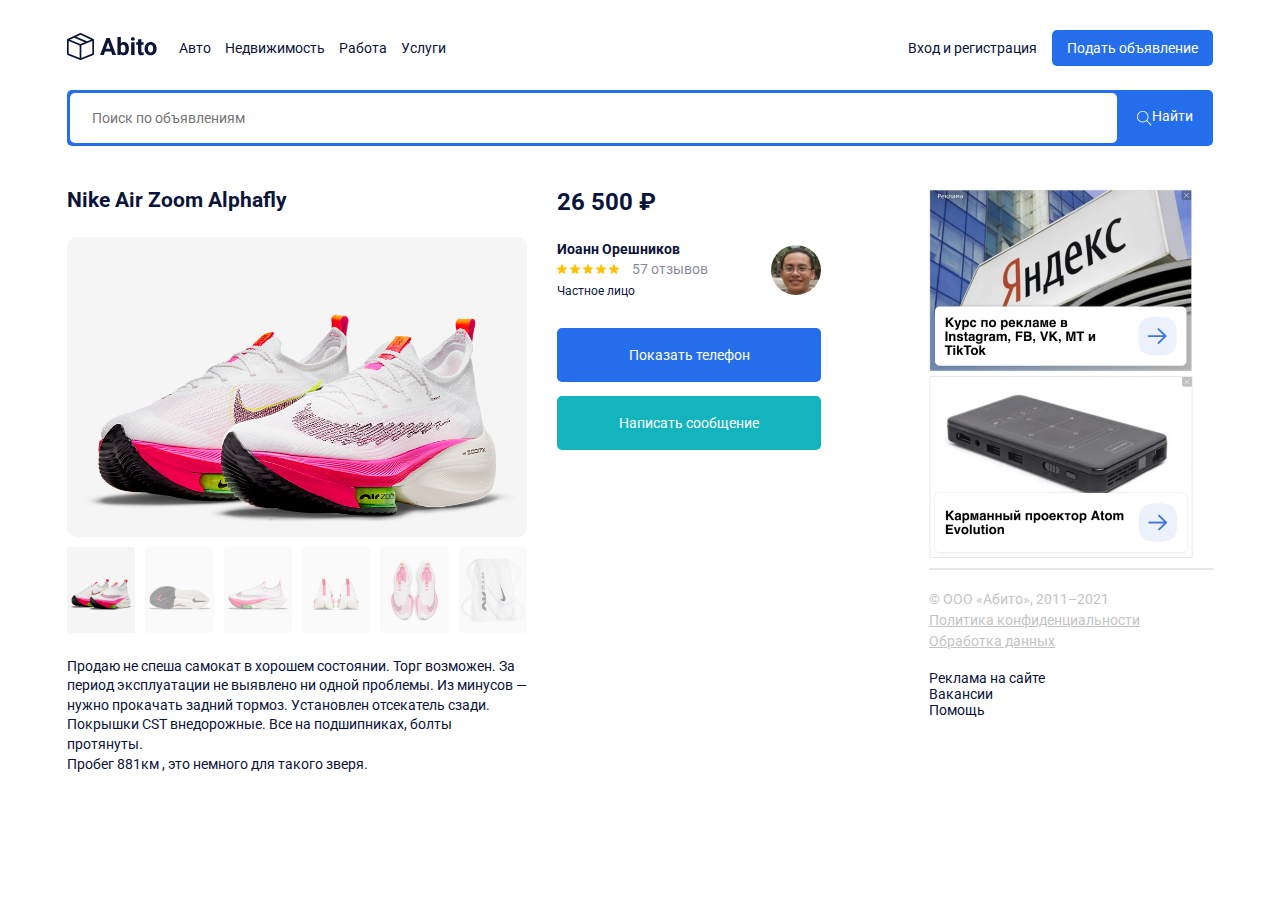
<file: single5.html>
<!DOCTYPE html>
<html lang="en">
<head>
  <meta charset="UTF-8">
  <meta http-equiv="X-UA-Compatible" content="IE=edge">
  <meta name="viewport" content="width=device-width, initial-scale=1.0">
  <title>Страница объявления</title>
  <link rel="preconnect" href="https://fonts.googleapis.com">
  <link rel="preconnect" href="https://fonts.gstatic.com" crossorigin>
  <link href="https://fonts.googleapis.com/css2?family=Roboto:wght@400;700&display=swap" rel="stylesheet">
  <link rel="stylesheet" href="css/normalize.css">
  <link rel="stylesheet" href="https://unpkg.com/swiper/swiper-bundle.min.css" />
  <link rel="stylesheet" href="css/style.css">
</head>
<body>
  <header class="header container">
    <div class="navbar">
      <a href="/index.html" class="logo">
        <img src="img/logo.svg" alt="что-нибудь" class="logo-image">
      </a>
      <div class="navbar-panel">
        <button class="close-menu">
          <svg width="38" height="38" viewBox="0 0 38 38" fill="none" xmlns="http://www.w3.org/2000/svg">
              <path d="M1 0.5L37.5 37M1 37L37.5 0.5" stroke="black"/>
              </svg>
          </button>
      <nav class="navbar-menu">
        <!--меню-->
        <ul class="menu">
          <!--пункт навигации-->
          <li class="menu-item">
            <!--ссылка-->
          <a href="#" class="menu-link">Авто</a>
          </li>
          <li class="menu-item">
            <a href="#" class="menu-link">Недвижимость</a>
          </li>
          <li class="menu-item">
            <a href="#" class="menu-link">Работа</a>
          </li>
          <li class="menu-item">
            <a href="#" class="menu-link">Услуги</a>
          </li>
        </ul>
      </nav>
    
      <div class="button-group"></div>
      <a href="#" class="button button-link">Вход и регистрация</a>
      <a href="#" class="button button-primary">Подать объявление</a>
    </div>
    <button class="menu-button">
      <svg width="30" height="30" viewBox="0 0 30 30" fill="none" xmlns="http://www.w3.org/2000/svg">
        <path d="M0.937476 9.37501H29.0624C29.58 9.37501 29.9999 8.95498 29.9999 8.43754C29.9999 7.92002 29.5799 7.50006 29.0624 7.50006H0.937476C0.419955 7.50006 0 7.92009 0 8.43754C0 8.95498 0.420033 9.37501 0.937476 9.37501Z" fill="black"/>
        <path d="M29.0624 14.0626H0.937476C0.419955 14.0626 0 14.4826 0 15C0 15.5175 0.420033 15.9375 0.937476 15.9375H29.0624C29.58 15.9375 29.9999 15.5175 29.9999 15C29.9999 14.4826 29.58 14.0626 29.0624 14.0626Z" fill="black"/>
        <path d="M29.0625 20.625H10.3125C9.79495 20.625 9.375 21.0451 9.375 21.5625C9.375 22.08 9.79503 22.5 10.3125 22.5H29.0625C29.58 22.5 29.9999 22.0799 29.9999 21.5625C30 21.045 29.58 20.625 29.0625 20.625Z" fill="black"/>
        </svg>        
    </button>
    
    </div>
    <!-- /.navbar -->
    <div class="search-panel">
      <input class="search-input" placeholder="Поиск по объявлениям" type="text" id="text-to-find" value="">
        <button onclick="javascript: FindOnPage('text-to-find'); return false;" value="Искать" class="search-button">
        <svg class="search-icon" width="15" height="15" viewBox="0 0 15 15" fill="none" xmlns="http://www.w3.org/2000/svg">
          <path
            d="M14.6506 14.0012L10.0862 9.43675C10.9465 8.43352 11.4706 7.13293 11.4706 5.71058C11.4706 2.54822 8.89765 -0.0247192 5.7353 -0.0247192C4.20353 -0.0247192 2.76265 0.571751 1.67824 1.6544C0.595589 2.73793 -0.000881376 4.17881 9.77541e-07 5.71058C9.77541e-07 8.87293 2.57294 11.4459 5.7353 11.4459C7.15765 11.4459 8.45912 10.9218 9.46235 10.0615L14.0268 14.6259L14.6506 14.0012ZM5.7353 10.5635C3.06 10.5635 0.882354 8.38675 0.882354 5.71058C0.881472 4.41352 1.38618 3.19499 2.30294 2.2791C3.21882 1.36234 4.43824 0.857634 5.7353 0.857634C8.41059 0.857634 10.5882 3.0344 10.5882 5.71058C10.5882 8.38587 8.41059 10.5635 5.7353 10.5635Z"
            fill="white" />
        </svg>

        <span class="search-button-text">Найти</span> 
      </button>
    </div>
    <!-- /.search-panel -->
    </header>

<div class="class2"></div>
  <div class="page-content2 container">
  <!-- блок с объявлениями -->
  <main class="main main-single">
    <div class="content">
      <h2 class="page-title">Nike Air Zoom Alphafly</h2>
      <div style="--swiper-navigation-color: #fff; --swiper-pagination-color: #fff" class="swiper-container swiper mySwiper2">
        <div class="swiper-wrapper">
          <div class="swiper-slide">
            <img src="img/4/1.png" />
          </div>
          <div class="swiper-slide">
            <img src="img/4/2.png" />
          </div>
          <div class="swiper-slide">
            <img src="img/4/3.jpg" />
          </div>
          <div class="swiper-slide">
            <img src="img/4/4.png" />
          </div>
          <div class="swiper-slide">
            <img src="img/4/5.png" />
          </div>
          <div class="swiper-slide">
            <img src="img/4/6.png" />
          </div>
        </div>
      </div>
      <div thumbsSlider="" class="swiper-container swiper mySwiper">
        <div class="swiper-wrapper">
          <div class="swiper-slide">
            <img src="img/4/1.png" />
          </div>
          <div class="swiper-slide">
            <img src="img/4/2.png" />
          </div>
          <div class="swiper-slide">
            <img src="img/4/3.jpg" />
          </div>
          <div class="swiper-slide">
            <img src="img/4/4.png" />
          </div>
          <div class="swiper-slide">
            <img src="img/4/5.png" />
          </div>
          <div class="swiper-slide">
            <img src="img/4/6.png" />
          </div>
        </div>
      </div>
      <div class="content-text">
        <p>Продаю не спеша самокат в хорошем состоянии. Торг возможен. 
        За период эксплуатации не выявлено ни одной проблемы.
        Из минусов — нужно прокачать задний тормоз. 
        Установлен отсекатель сзади. Покрышки CST внедорожные. 
        Все на подшипниках, болты протянуты. <br>
        Пробег 881км , это немного для такого зверя.
        </p>
      </div>
    </div>
    <!-- content -->
    <div class="author">
      <strong class="single-price">26 500 ₽</strong>
      <div class="author-wrapper">
        <div class="author-info">
          <span class="author-name">Иоанн Орешников</span>
          <div class="rating">
            <svg width="10" height="10" viewBox="0 0 10 10" fill="none" xmlns="http://www.w3.org/2000/svg">
              <g clip-path="url(#clip0)">
                <path
                  d="M9.97393 3.83595C9.90847 3.63346 9.72887 3.48965 9.51639 3.4705L6.63011 3.20842L5.4888 0.537072C5.40465 0.341297 5.21299 0.214569 5.00005 0.214569C4.78711 0.214569 4.59545 0.341297 4.5113 0.53753L3.36999 3.20842L0.483257 3.4705C0.271154 3.4901 0.0920116 3.63346 0.0261682 3.83595C-0.0396751 4.03844 0.0211327 4.26054 0.181583 4.40054L2.36326 6.31389L1.71994 9.14775C1.67286 9.35612 1.75374 9.5715 1.92662 9.69647C2.01955 9.76361 2.12827 9.79779 2.23791 9.79779C2.33244 9.79779 2.42621 9.77231 2.51036 9.72195L5.00005 8.23396L7.48882 9.72195C7.67094 9.83152 7.90052 9.82152 8.07302 9.69647C8.24598 9.57112 8.32678 9.35566 8.27971 9.14775L7.63638 6.31389L9.81806 4.40093C9.97851 4.26054 10.0398 4.03882 9.97393 3.83595Z"
                  fill="#FFC107" />
              </g>
              <defs>
                <clipPath id="clip0">
                  <rect width="10" height="10" fill="white" />
                </clipPath>
              </defs>
            </svg>
           <svg width="10" height="10" viewBox="0 0 10 10" fill="none" xmlns="http://www.w3.org/2000/svg">
<g clip-path="url(#clip0)">
<path d="M9.97393 3.83595C9.90847 3.63346 9.72887 3.48965 9.51639 3.4705L6.63011 3.20842L5.4888 0.537072C5.40465 0.341297 5.21299 0.214569 5.00005 0.214569C4.78711 0.214569 4.59545 0.341297 4.5113 0.53753L3.36999 3.20842L0.483257 3.4705C0.271154 3.4901 0.0920116 3.63346 0.0261682 3.83595C-0.0396751 4.03844 0.0211327 4.26054 0.181583 4.40054L2.36326 6.31389L1.71994 9.14775C1.67286 9.35612 1.75374 9.5715 1.92662 9.69647C2.01955 9.76361 2.12827 9.79779 2.23791 9.79779C2.33244 9.79779 2.42621 9.77231 2.51036 9.72195L5.00005 8.23396L7.48882 9.72195C7.67094 9.83152 7.90052 9.82152 8.07302 9.69647C8.24598 9.57112 8.32678 9.35566 8.27971 9.14775L7.63638 6.31389L9.81806 4.40093C9.97851 4.26054 10.0398 4.03882 9.97393 3.83595Z" fill="#FFC107"/>
</g>
<defs>
<clipPath id="clip0">
<rect width="10" height="10" fill="white"/>
</clipPath>
</defs>
</svg>
<svg width="10" height="10" viewBox="0 0 10 10" fill="none" xmlns="http://www.w3.org/2000/svg">
  <g clip-path="url(#clip0)">
    <path
      d="M9.97393 3.83595C9.90847 3.63346 9.72887 3.48965 9.51639 3.4705L6.63011 3.20842L5.4888 0.537072C5.40465 0.341297 5.21299 0.214569 5.00005 0.214569C4.78711 0.214569 4.59545 0.341297 4.5113 0.53753L3.36999 3.20842L0.483257 3.4705C0.271154 3.4901 0.0920116 3.63346 0.0261682 3.83595C-0.0396751 4.03844 0.0211327 4.26054 0.181583 4.40054L2.36326 6.31389L1.71994 9.14775C1.67286 9.35612 1.75374 9.5715 1.92662 9.69647C2.01955 9.76361 2.12827 9.79779 2.23791 9.79779C2.33244 9.79779 2.42621 9.77231 2.51036 9.72195L5.00005 8.23396L7.48882 9.72195C7.67094 9.83152 7.90052 9.82152 8.07302 9.69647C8.24598 9.57112 8.32678 9.35566 8.27971 9.14775L7.63638 6.31389L9.81806 4.40093C9.97851 4.26054 10.0398 4.03882 9.97393 3.83595Z"
      fill="#FFC107" />
  </g>
  <defs>
    <clipPath id="clip0">
      <rect width="10" height="10" fill="white" />
    </clipPath>
  </defs>
</svg>
<svg width="10" height="10" viewBox="0 0 10 10" fill="none" xmlns="http://www.w3.org/2000/svg">
  <g clip-path="url(#clip0)">
    <path
      d="M9.97393 3.83595C9.90847 3.63346 9.72887 3.48965 9.51639 3.4705L6.63011 3.20842L5.4888 0.537072C5.40465 0.341297 5.21299 0.214569 5.00005 0.214569C4.78711 0.214569 4.59545 0.341297 4.5113 0.53753L3.36999 3.20842L0.483257 3.4705C0.271154 3.4901 0.0920116 3.63346 0.0261682 3.83595C-0.0396751 4.03844 0.0211327 4.26054 0.181583 4.40054L2.36326 6.31389L1.71994 9.14775C1.67286 9.35612 1.75374 9.5715 1.92662 9.69647C2.01955 9.76361 2.12827 9.79779 2.23791 9.79779C2.33244 9.79779 2.42621 9.77231 2.51036 9.72195L5.00005 8.23396L7.48882 9.72195C7.67094 9.83152 7.90052 9.82152 8.07302 9.69647C8.24598 9.57112 8.32678 9.35566 8.27971 9.14775L7.63638 6.31389L9.81806 4.40093C9.97851 4.26054 10.0398 4.03882 9.97393 3.83595Z"
      fill="#FFC107" />
  </g>
  <defs>
    <clipPath id="clip0">
      <rect width="10" height="10" fill="white" />
    </clipPath>
  </defs>
</svg>
<svg width="10" height="10" viewBox="0 0 10 10" fill="none" xmlns="http://www.w3.org/2000/svg">
  <g clip-path="url(#clip0)">
    <path
      d="M9.97393 3.83595C9.90847 3.63346 9.72887 3.48965 9.51639 3.4705L6.63011 3.20842L5.4888 0.537072C5.40465 0.341297 5.21299 0.214569 5.00005 0.214569C4.78711 0.214569 4.59545 0.341297 4.5113 0.53753L3.36999 3.20842L0.483257 3.4705C0.271154 3.4901 0.0920116 3.63346 0.0261682 3.83595C-0.0396751 4.03844 0.0211327 4.26054 0.181583 4.40054L2.36326 6.31389L1.71994 9.14775C1.67286 9.35612 1.75374 9.5715 1.92662 9.69647C2.01955 9.76361 2.12827 9.79779 2.23791 9.79779C2.33244 9.79779 2.42621 9.77231 2.51036 9.72195L5.00005 8.23396L7.48882 9.72195C7.67094 9.83152 7.90052 9.82152 8.07302 9.69647C8.24598 9.57112 8.32678 9.35566 8.27971 9.14775L7.63638 6.31389L9.81806 4.40093C9.97851 4.26054 10.0398 4.03882 9.97393 3.83595Z"
      fill="#FFC107" />
  </g>
  <defs>
    <clipPath id="clip0">
      <rect width="10" height="10" fill="white" />
    </clipPath>
  </defs>
</svg>
            <span class="rating-counter">57 отзывов</span>
          </div>
          <span class="author-status">Частное лицо</span>
        </div>
        <img src="img/image 3.jpg" alt="" class="author-avatar">
      </div>
      <div class="button-group">
        <input type="button" id="show_button_5" class=" btn button button-block button-primary"  value="Показать телефон" />
        <button class="button button-block button-success">
        <a href="https://www.whatsapp.com/download/?lang=ru" style="text-decoration: none; color: #ffffff;">
          Написать сообщение
        </a>
        </button>
      </div>
    </div>
    <!-- author -->
  </main>
  <!-- сайдбар -->
  <aside class="sidebar">
    <a href="#">
      <img src="img/image 1 (1).jpg" alt="">
    </a>
    <a href="#">
      <img src="img/image 2.jpg" alt="">
    </a>
    <hr color="#E5E5E5">
    <footer class="footer">
     <p class="footer-text">© ООО «Абито», 2011–2021</p>
     <ul class="footer-menu">
      <li class="footer-menu-item">
        <a href="#" class="footer-text">Политика конфиденциальности</a>
      </li>
      <li class="footer-menu-item">
        <a href="#" class="footer-text">Обработка данных</a>
      </li>
     </ul>
    <ul class="footer-menu">
      <li class="footer-menu-item">
        <a href="#" class="footer-link">Реклама на сайте</a>
      </li>
      <li class="footer-menu-item">
        <a href="#" class="footer-link">Вакансии</a>
      </li>
      <li class="footer-menu-item">
        <a href="#" class="footer-link">Помощь</a>
      </li>
    </ul>
    </footer>
  </aside>
    </div>
  </div>   
    <!-- page-content -->
    <script src="https://ajax.googleapis.com/ajax/libs/jquery/2.2.0/jquery.min.js"></script>
    <script src="https://unpkg.com/swiper/swiper-bundle.min.js"></script>
    <script src="js/main.js"></script>

</body>
</html>
</file>
<file: css/style.css>
body {
    font-family: "Roboto", sans-serif;
    font-size: 14px;
    color: #0a143a; /* цвет текста */
  }
  .container {
    max-width: 1146px;
    margin: auto;
  }
  .header {
    padding-top: 30px;
    padding-bottom: 30px;
    margin-bottom: 12px;
  }
  
  .navbar {
    display: flex; /* делаем гибкий блок */
    align-items: center; /* выравниваем по вертикали по центру */
    justify-content: space-between; /* разбросать элементы по краям */
    margin-bottom: 24px;
  }
  .navbar-panel{
    flex-grow: 1;
    display: flex;
    align-items: center;
  }
  /* меню в шапке */
  .navbar-menu {
    margin-right: auto; /* автоматический отступ справа */
  }
  .menu {
    list-style-type: none; /* убираем точки */
    margin: 0; /*обнуляем отступ*/
    padding-left: 22px; /* внутренний отступ слева 22 пикселя */
    padding-right: 22px; /* внутренний отступ справа 22 пикселя */
    display: flex;
  }
  /* для всех пунктов меню кроме последнего */
  .menu-item:not(:last-child) {
    margin-right: 14px; /* отступ справа */
  }
  .menu-link {
    text-decoration: none; /* отключаем подчёркивание ссылок */
    color: inherit;
    /* возьми цвет текста как у родителя (body)*/
  }
  .button {
    text-decoration: none;
    display: inline-block;
    padding: 10px 15px; /* сверху и снизу 10 пикселей, а по бокам 15 */
    cursor: pointer;
  }
  .button-link {
    color: inherit;
  }
  .button-primary {
    background: #256eeb; /* фон */
    border-radius: 5px; /* скругление углов */
    color: white;
  }
  .search-panel {
    height: 50px;
    background: #256eeb;
    border-radius: 5px;
    display: flex;
    padding: 3px;
  }
  .search-input {
    flex-grow: 1; /* рястягивается на всё свободное место */
    background: #ffffff;
    border-radius: 5px;
    border: none; /* отключаем обводку */
    padding-left: 22px;
    padding-right: 22px;
  }
  .search-button {
    background: #256eeb;
    border: none;
    color: white;
    padding-left: 20px;
    padding-right: 17px;
    display: flex;
    align-items: center;
  }
  .seach-icon{
    margin-right: 5px;
  }
  .search-button-text {
    margin-bottom: 5px;
  }
  .page-content2 {
    display: grid;
    grid-template-columns: 9fr 3fr;
    grid-column-gap: 10px;
  }
  .page-content {
  display: grid;
  grid-template-columns: 9fr 3fr;
  grid-column-gap: 10px;
}
  .card-image {
    border-radius: 10px;
    width: 264px;
    height: 178px;
    object-fit: cover;
  }
  .cards {
    display: flex;
    flex-wrap: wrap;
  }
  .card {
    margin-bottom: 20px;
    margin-right: 15px;
  }
  .card-title {
    max-width: 224px;
    font-size: 16px;
    line-height: 19px;
    color: #256eeb;
    margin-top: 12px;
    margin-bottom: 5px;
  }
  .card-header {
    display: flex;
    justify-content: space-between;
    align-items: center;
  }
  .like {
    background-color: white;
    border: none;
    cursor: pointer;
    margin-left: 15px;
  }
  .card-link {
    text-decoration: none;
  }
  .card-price {
    font-size: 16px;
    line-height: 19px;
    margin-bottom: 10px;
    display: block;
  }
  .card-text {
    font-size: 14px;
    line-height: 16px;
    color: #c4c4c4;
    margin-bottom: 4px;
    margin-top: 0px;
  }
  .sidebar .page-title {
    font-size: 18px;
    line-height: 21px;
  }
  .service {
    margin-bottom: 25px;
  }
  .service-title {
    font-weight: bold;
    font-size: 14px;
    line-height: 16px;
    margin-top: 7px;
    margin-bottom: 5px;
  }
  .service-text {
    font-size: 14px;
    line-height: 16px;
    max-width: 217px;
  }
  .footer-text {
    display: inline-block;
    font-size: 14px;
    line-height: 16px;
    color: #c4c4c4;
    margin-bottom: 5px;
  }
  .footer-menu {
    margin: 0;
    padding: 0;
    list-style: none;
    margin-bottom: 16px;
  }
  .footer-link {
    color: inherit;
    text-decoration: none;
  }
  .main-single {
    display: flex;
    align-items: flex-start;
  }
  .content {
    max-width: 460px;
    margin-right: 30px;
  }
  .swiper-container {
    width: 100%;
    height: 300px;
    margin-left: auto;
    margin-right: auto;
  }
  
  .swiper-slide {
    background-size: cover;
    background-position: center;
  }
  
  .mySwiper2 {
    width: 100%;
    border-radius: 10px;
  }
  
  .mySwiper {
    height: 20%;
    box-sizing: border-box;
    padding: 10px 0;
  }
  
  .mySwiper .swiper-slide {
    width: 25%;
    height: 100%;
    opacity: 0.4;
    border-radius: 10px;
  }
  
  .mySwiper .swiper-slide-thumb-active {
    opacity: 1;
  }
  
  .swiper-slide img {
    display: block;
    width: 100%;
    height: 100%;
    object-fit: cover;
    border-radius: 3px;
  }
  .content-text {
    font-size: 14px;
    line-height: 140%;
  }
  .single-price {
    font-size: 24px;
    line-height: 28px;
    margin-top: 0px;
    margin-bottom: 25px;
  }
  .page-title {
    margin-top: 0px;
    margin-bottom: 25px;
  }
  .author {
    width: 264px;
  }
  .author-wrapper {
    display: flex;
    align-items: center;
    justify-content: space-between;
    margin-top: 25px;
    margin-bottom: 30px;
  }
  .author-avatar {
    width: 50px;
    height: 50px;
    object-fit: cover;
    border-radius: 50%;
  }
  .author-name {
    font-weight: bold;
    font-size: 14px;
    line-height: 16px;
    display: block;
    margin-bottom: 4px;
  }
  .rating {
    margin-bottom: 5px;
  }
  .rating-counter {
    margin-left: 10px;
    opacity: 0.5;
  }
  .author-status {
    font-size: 12px;
    line-height: 14px;
  }
  .button-block {
    display: block;
    width: 100%;
    height: 54px;
    margin-bottom: 14px;
    border: none;
  }
  .button-success {
    background-color: #14b4be;
    border-radius: 5px;
    color: #ffffff;
  }
  .menu-button{
    background-color:#ffffff;
    border:none;
    cursor: pointer;
    display: none;
  }
  .close-menu{
    display: none;
  }
  .pract{
      display: block;
      width: 100%;
      height: 54px;
      margin-bottom: 14px;
      border: none;
      background-color: #256eeb;
border-radius: 5px;
color: #ffffff;
    }  
    .button_for_search{
      display: block;
    }
  
  @media (max-width: 1200px){
    .container{
      max-width: 960px;
    }
    .card{
      width: 45%;
    }
    .card-image{
      width: 100%;
      height: 200px;
    }
  }
  @media (max-width: 992px){
   .container{
     max-width: 740px;
   }
   .card-image{
     height: 150px;
    } 
    .page-content2 {
      grid-template-columns: 12fr;
    }
   }
  @media (max-width: 768px){

    .container{
      max-width: 560px;
    }
    .card{
      width: 100%;
    }
    .page-content{
      grid-template-columns: 8fr 4fr;
    }
    .menu-button{
      display: block;
    }
    .close-menu{
      display: block;
      position: absolute;
      right: 30px;
      top: 30px;
      cursor: pointer;
      background-color:#ffffff;
      border: none;
    }
    .navbar-panel{
      position: fixed;
      right: 0;
      top: 0;
      width: 100%;
      height: 100%;
      background-color:#ffffff;
      z-index: 9;
      flex-direction: column;
      align-items: center;
      justify-content: center;
      transition: transform 0.2s, opacity 0.2s ;
      transform: translate(100%);/*Убираем меню в сторону*/
      opacity: 0;
    }
    .is-open{
      transform: translate(0%);
      opacity: 1;
    }
    .navbar-menu{
      margin-left: auto;
      margin-bottom: 20px;
    }
    .menu{
      flex-direction: column;
      align-items: center;
      justify-content: center;
    }
    .menu-item:not(:last-child){
      margin-right: 0;
      margin-bottom: 10px;
    }
    .button-group{
      display: flex;
      flex-direction: column;
    }
    .main-single{
      display: inline-block;
      margin: auto;
    }
    .page-content2{
      grid-template-columns: 12fr;
    }
    .footer-link{
      display: flex;
    }
    .author{
      width: 90%;
    }

  }
  @media (max-width: 576px){
    .container{
      max-width: 90%;
    }
    .page-content{
      grid-template-columns: 12fr;
    }
    .card-image{
      max-width:450px;
      height: 250px;
    }
    .card{
      margin-right: 10px;
    }
    .search-button-text{
      display: none;
    }
    .mySwiper2 {
      max-width: 80%;
    }
    .page-content2{
      margin: auto;
    }
    .swiper-container {
      width: 80%;
    }
    .navbar-panel{
      position: fixed;
      right: -50;
      top: -50;
      width: 100%;
      height: 100%;
      background-color:#ffffff;
      z-index: 9;
      flex-direction: column;
      align-items: center;
      justify-content: center;
      transition: transform 0.2s, opacity 0.2s ;
      transform: translate(100%);/*Убираем меню в сторону*/
      opacity: 0;
    }
    .is-open{
      transform: translate(0%);
      opacity: 1;
    }
    .navbar-menu{
      margin-left: auto;
      margin-bottom: 20px;
    }
    
  }
  @media (max-width: 505px){
  .mySwiper2 {
    max-width: 70%;
  }
  .swiper-container {
    max-width: 70%;
  }
  .author{
    max-width:70%;
    margin: auto;
  }
  .content-text{
    max-width: 301px;
    margin: auto;
  }
  .sidebar{
    margin: 15%;
  }
  .page-title{
    margin-left: 18%;
  }
}
@media (max-width: 450px){
.content{
  max-width: 430px;
}
  .mySwiper2 {
    max-width: 70%;
    margin: 5%;
  }
  .swiper-container {
    max-width: 70%;
    margin: 5%;
  }
  .author{
    max-width:70%;
    margin: 5%;
  }
  .content-text{
    max-width: 270px;
    margin: 5%;
  }
  .sidebar{
    margin: 10%;
  }
  .page-title{
    margin-left: 10%;
  }
}
@media (max-width: 415px){
.content{
  max-width: 394px;
}
.content-text{
  max-width: 315.1px;
}
.close-menu{
  margin-right: 3%;
}
.mySwiper2 {
  max-width: 92%;
  margin: 4%;
}
.swiper-container {
  max-width: 92%;
  margin: 4%;
}
.author{
  max-width: 315.1px;
}
.sidebar{
  max-width: 315.2px;
}
}
@media (max-width: 390px){
  .content{
    max-width: 370px;
  }
  .mySwiper2 {
    max-width: 304px;
    margin: 3%;
  }
  .swiper-container {
    max-width: 80%;
    margin: 3%;
  }
  .author{
    max-width:296px;
    margin: 3%;
  }
  .content-text{
    max-width: 300.1px;
    margin: 3%;
  }
  .sidebar{
    margin: 6%;
  }
  .page-title{
    margin-left: 6%;
  }
  .close-menu{
    max-width: 350px;
  }
  .close-menu{
    margin-right: 2%;
  }
}
</file>
